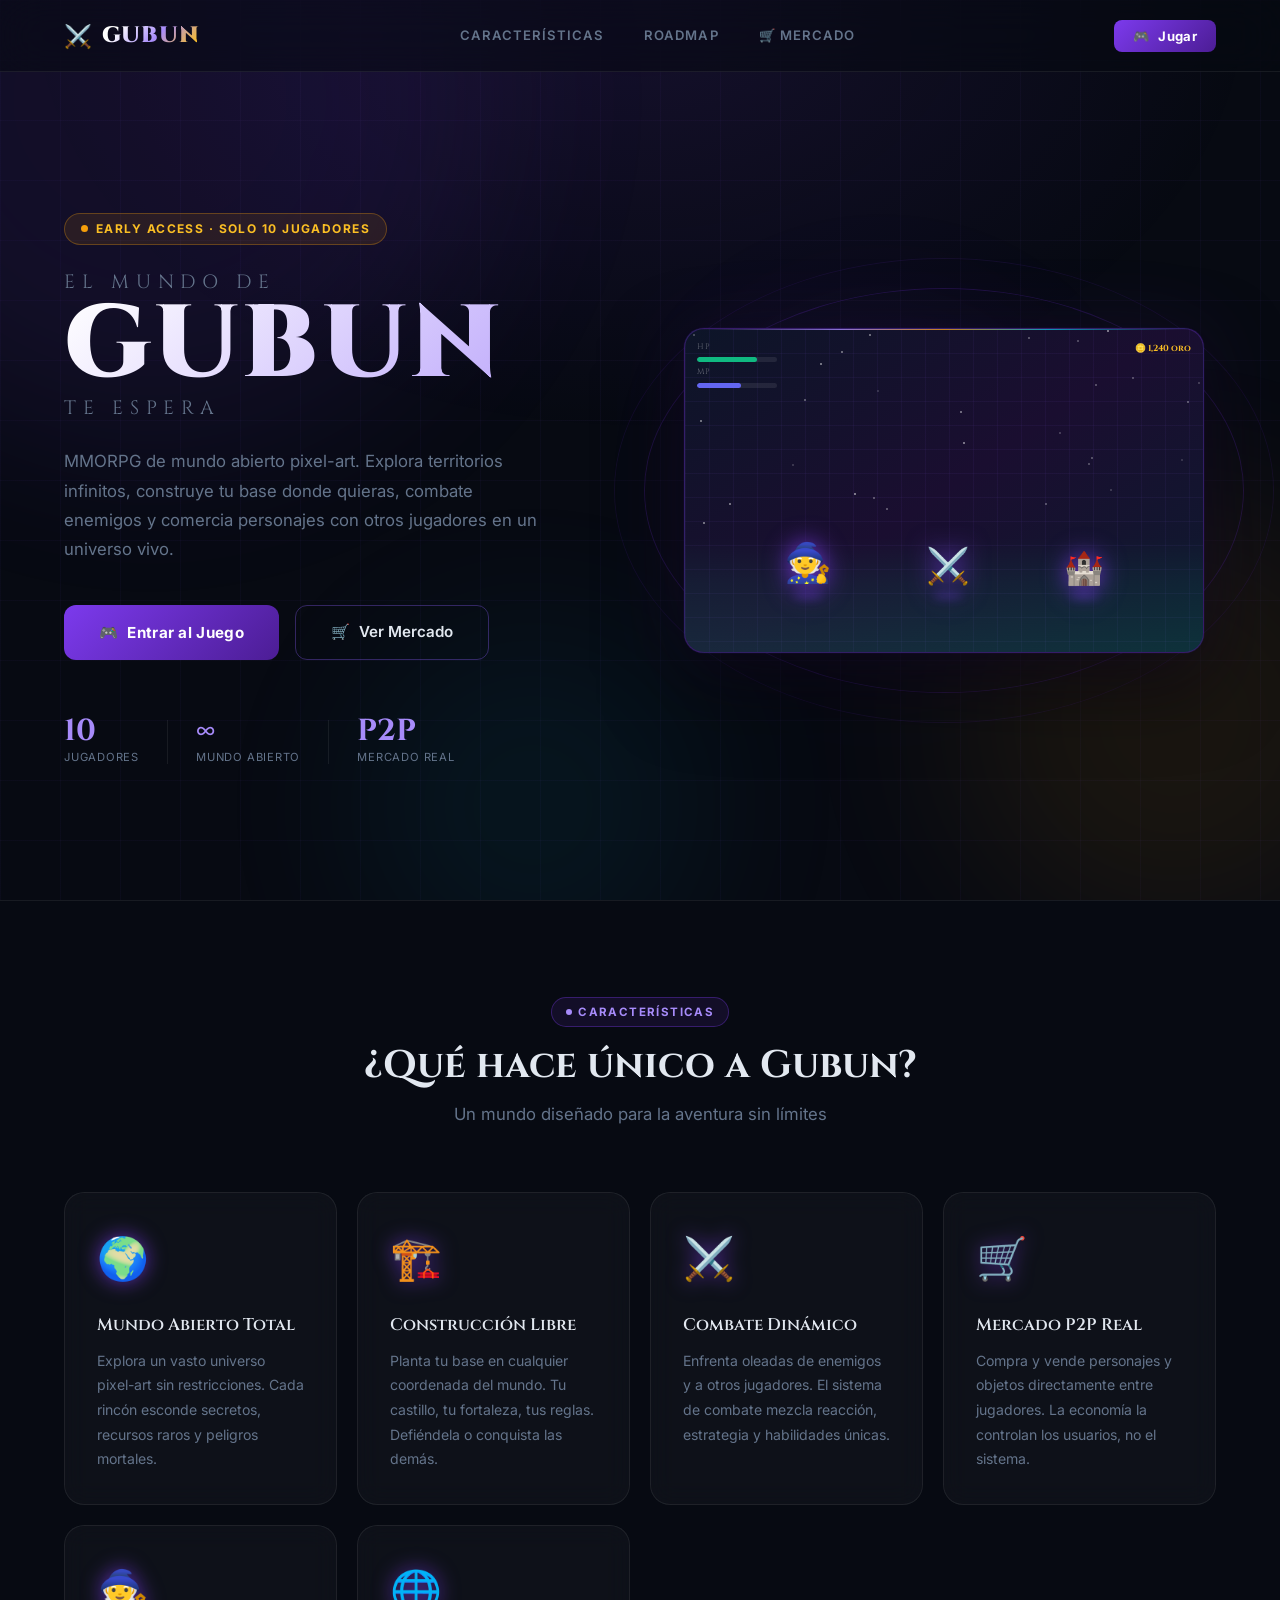
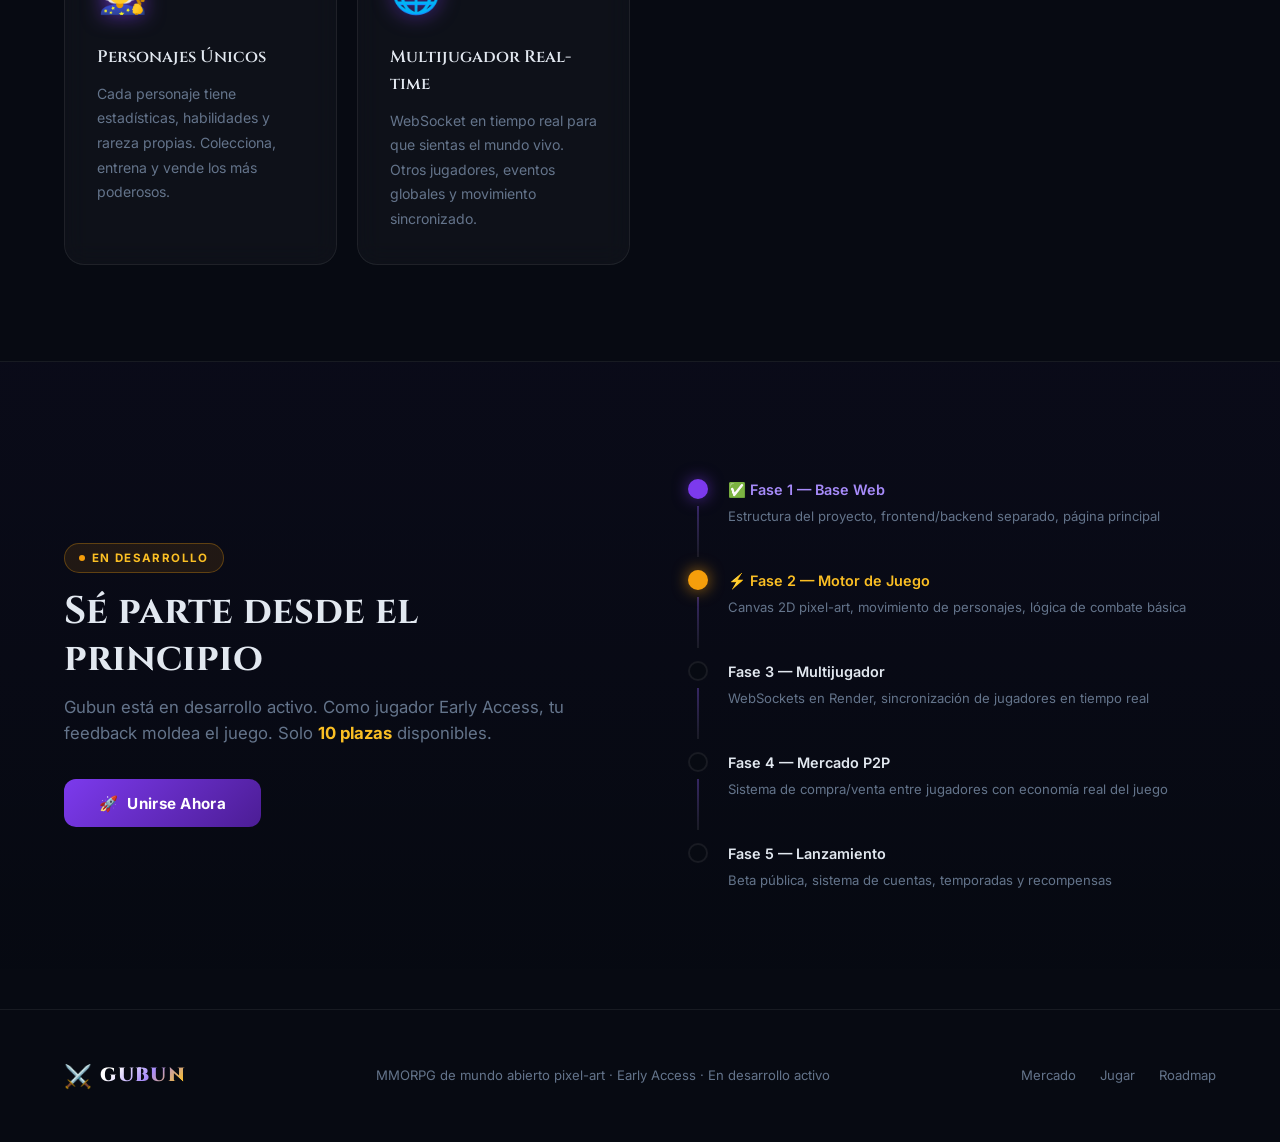
<file: frontend/index.html>
<!DOCTYPE html>
<html lang="es">

<head>
  <meta charset="UTF-8">
  <meta name="viewport" content="width=device-width, initial-scale=1.0">
  <title>Gubun MMORPG — Mundo Abierto Pixel Art</title>
  <meta name="description" content="Gubun: MMORPG de mundo abierto pixel-art. Explora, construye bases, combate enemigos y comercia con otros jugadores en un universo vivo.">
  <link rel="stylesheet" href="css/styles.css">
</head>

<body>

  <!-- Layered background -->
  <div class="bg-layer"></div>
  <div class="orbs">
    <div class="orb orb-1"></div>
    <div class="orb orb-2"></div>
    <div class="orb orb-3"></div>
    <div class="orb orb-4"></div>
  </div>

  <!-- ── NAVBAR ── -->
  <nav class="navbar" id="navbar">
    <div class="nav-brand" onclick="window.scrollTo({top:0,behavior:'smooth'})">
      <span class="brand-icon">⚔️</span>
      <span class="brand-name">GUBUN</span>
    </div>

    <div class="nav-links">
      <a href="#features">Características</a>
      <a href="#roadmap">Roadmap</a>
      <a href="mercado.html">🛒 Mercado</a>
    </div>

    <button class="btn-play btn-sm" onclick="entrarJuego()">
      <span>🎮</span> Jugar
    </button>
  </nav>

  <!-- ── HERO ── -->
  <main>
    <section class="hero" id="home">

      <!-- Left: text -->
      <div class="hero-content">
        <div class="hero-eyebrow">
          <span class="eyebrow-dot"></span>
          Early Access · Solo 10 jugadores
        </div>

        <h1 class="hero-title">
          <span class="line-small">El mundo de</span>
          <span class="line-main">GUBUN</span>
          <span class="line-small">Te espera</span>
        </h1>

        <p class="hero-sub">
          MMORPG de mundo abierto pixel-art. Explora territorios infinitos, construye tu base donde quieras, 
          combate enemigos y comercia personajes con otros jugadores en un universo vivo.
        </p>

        <div class="hero-cta">
          <button class="btn-play" id="btnMain" onclick="entrarJuego()">
            <span class="btn-play-glow"></span>
            <span>🎮</span> Entrar al Juego
          </button>
          <a href="mercado.html" class="btn-outline">
            <span>🛒</span> Ver Mercado
          </a>
        </div>

        <div class="hero-stats">
          <div class="h-stat">
            <span class="h-stat-val">10</span>
            <span class="h-stat-lbl">Jugadores</span>
          </div>
          <div class="h-divider"></div>
          <div class="h-stat">
            <span class="h-stat-val">∞</span>
            <span class="h-stat-lbl">Mundo Abierto</span>
          </div>
          <div class="h-divider"></div>
          <div class="h-stat">
            <span class="h-stat-val">P2P</span>
            <span class="h-stat-lbl">Mercado Real</span>
          </div>
        </div>
      </div>

      <!-- Right: game preview -->
      <div class="hero-visual">
        <div class="game-frame">
          <div class="frame-ring ring-1"></div>
          <div class="frame-ring ring-2"></div>

          <div class="game-screen">
            <div class="screen-grid"></div>
            <div class="screen-ground"></div>

            <!-- Stars -->
            <div class="screen-stars" id="stars"></div>

            <!-- HUD -->
            <div class="screen-hud">
              <div class="hud-left">
                <div class="hud-lbl">HP</div>
                <div class="hud-bar hud-hp">
                  <div class="hud-bar-bg"></div>
                  <div class="hud-bar-fill"></div>
                </div>
                <div class="hud-lbl">MP</div>
                <div class="hud-bar hud-mp">
                  <div class="hud-bar-bg"></div>
                  <div class="hud-bar-fill"></div>
                </div>
              </div>
              <div class="hud-right">
                <div class="hud-coins">🪙 1,240 oro</div>
              </div>
            </div>

            <!-- Characters -->
            <div class="screen-chars">
              <div class="char">🧙</div>
              <div class="char">⚔️</div>
              <div class="char">🏰</div>
            </div>
          </div>
        </div>
      </div>
    </section>

    <!-- ── FEATURES ── -->
    <section class="features-section" id="features">
      <div class="section-wrap">
        <div class="features-header">
          <div class="section-tag tag-purple">
            <span class="tag-dot"></span>
            Características
          </div>
          <h2 class="section-title">¿Qué hace único a Gubun?</h2>
          <p class="section-sub">Un mundo diseñado para la aventura sin límites</p>
        </div>

        <div class="features-grid">
          <div class="feat-card" data-anim>
            <span class="feat-icon">🌍</span>
            <h3>Mundo Abierto Total</h3>
            <p>Explora un vasto universo pixel-art sin restricciones. Cada rincón esconde secretos, recursos raros y peligros mortales.</p>
          </div>
          <div class="feat-card" data-anim>
            <span class="feat-icon">🏗️</span>
            <h3>Construcción Libre</h3>
            <p>Planta tu base en cualquier coordenada del mundo. Tu castillo, tu fortaleza, tus reglas. Defiéndela o conquista las demás.</p>
          </div>
          <div class="feat-card" data-anim>
            <span class="feat-icon">⚔️</span>
            <h3>Combate Dinámico</h3>
            <p>Enfrenta oleadas de enemigos y a otros jugadores. El sistema de combate mezcla reacción, estrategia y habilidades únicas.</p>
          </div>
          <div class="feat-card" data-anim>
            <span class="feat-icon">🛒</span>
            <h3>Mercado P2P Real</h3>
            <p>Compra y vende personajes y objetos directamente entre jugadores. La economía la controlan los usuarios, no el sistema.</p>
          </div>
          <div class="feat-card" data-anim>
            <span class="feat-icon">🧙</span>
            <h3>Personajes Únicos</h3>
            <p>Cada personaje tiene estadísticas, habilidades y rareza propias. Colecciona, entrena y vende los más poderosos.</p>
          </div>
          <div class="feat-card" data-anim>
            <span class="feat-icon">🌐</span>
            <h3>Multijugador Real-time</h3>
            <p>WebSocket en tiempo real para que sientas el mundo vivo. Otros jugadores, eventos globales y movimiento sincronizado.</p>
          </div>
        </div>
      </div>
    </section>

    <!-- ── ROADMAP ── -->
    <section class="roadmap-section" id="roadmap">
      <div class="section-wrap">
        <div class="roadmap-grid">

          <div class="roadmap-text">
            <div class="section-tag tag-gold">
              <span class="tag-dot"></span>
              En desarrollo
            </div>
            <h2 class="section-title">Sé parte desde el principio</h2>
            <p class="section-sub">
              Gubun está en desarrollo activo. Como jugador Early Access, 
              tu feedback moldea el juego. Solo <strong style="color:var(--gold-lt)">10 plazas</strong> disponibles.
            </p>
            <button class="btn-play" onclick="entrarJuego()" style="margin-top:2rem;">
              <span class="btn-play-glow"></span>
              <span>🚀</span> Unirse Ahora
            </button>
          </div>

          <div class="roadmap-list">
            <div class="roadmap-item done">
              <div class="rd-dot"></div>
              <div class="rd-info">
                <strong>✅ Fase 1 — Base Web</strong>
                <span>Estructura del proyecto, frontend/backend separado, página principal</span>
              </div>
            </div>
            <div class="roadmap-item active">
              <div class="rd-dot"></div>
              <div class="rd-info">
                <strong>⚡ Fase 2 — Motor de Juego</strong>
                <span>Canvas 2D pixel-art, movimiento de personajes, lógica de combate básica</span>
              </div>
            </div>
            <div class="roadmap-item">
              <div class="rd-dot"></div>
              <div class="rd-info">
                <strong>Fase 3 — Multijugador</strong>
                <span>WebSockets en Render, sincronización de jugadores en tiempo real</span>
              </div>
            </div>
            <div class="roadmap-item">
              <div class="rd-dot"></div>
              <div class="rd-info">
                <strong>Fase 4 — Mercado P2P</strong>
                <span>Sistema de compra/venta entre jugadores con economía real del juego</span>
              </div>
            </div>
            <div class="roadmap-item">
              <div class="rd-dot"></div>
              <div class="rd-info">
                <strong>Fase 5 — Lanzamiento</strong>
                <span>Beta pública, sistema de cuentas, temporadas y recompensas</span>
              </div>
            </div>
          </div>

        </div>
      </div>
    </section>
  </main>

  <!-- ── FOOTER ── -->
  <footer class="site-footer">
    <div class="footer-inner">
      <div class="footer-brand nav-brand">
        <span class="brand-icon">⚔️</span>
        <span class="brand-name" style="font-size:1.2rem">GUBUN</span>
      </div>
      <p class="footer-desc">MMORPG de mundo abierto pixel-art · Early Access · En desarrollo activo</p>
      <nav class="footer-links">
        <a href="mercado.html">Mercado</a>
        <a href="juego.html">Jugar</a>
        <a href="#roadmap">Roadmap</a>
      </nav>
    </div>
  </footer>

  <script src="js/main.js"></script>
</body>
</html>
</file>
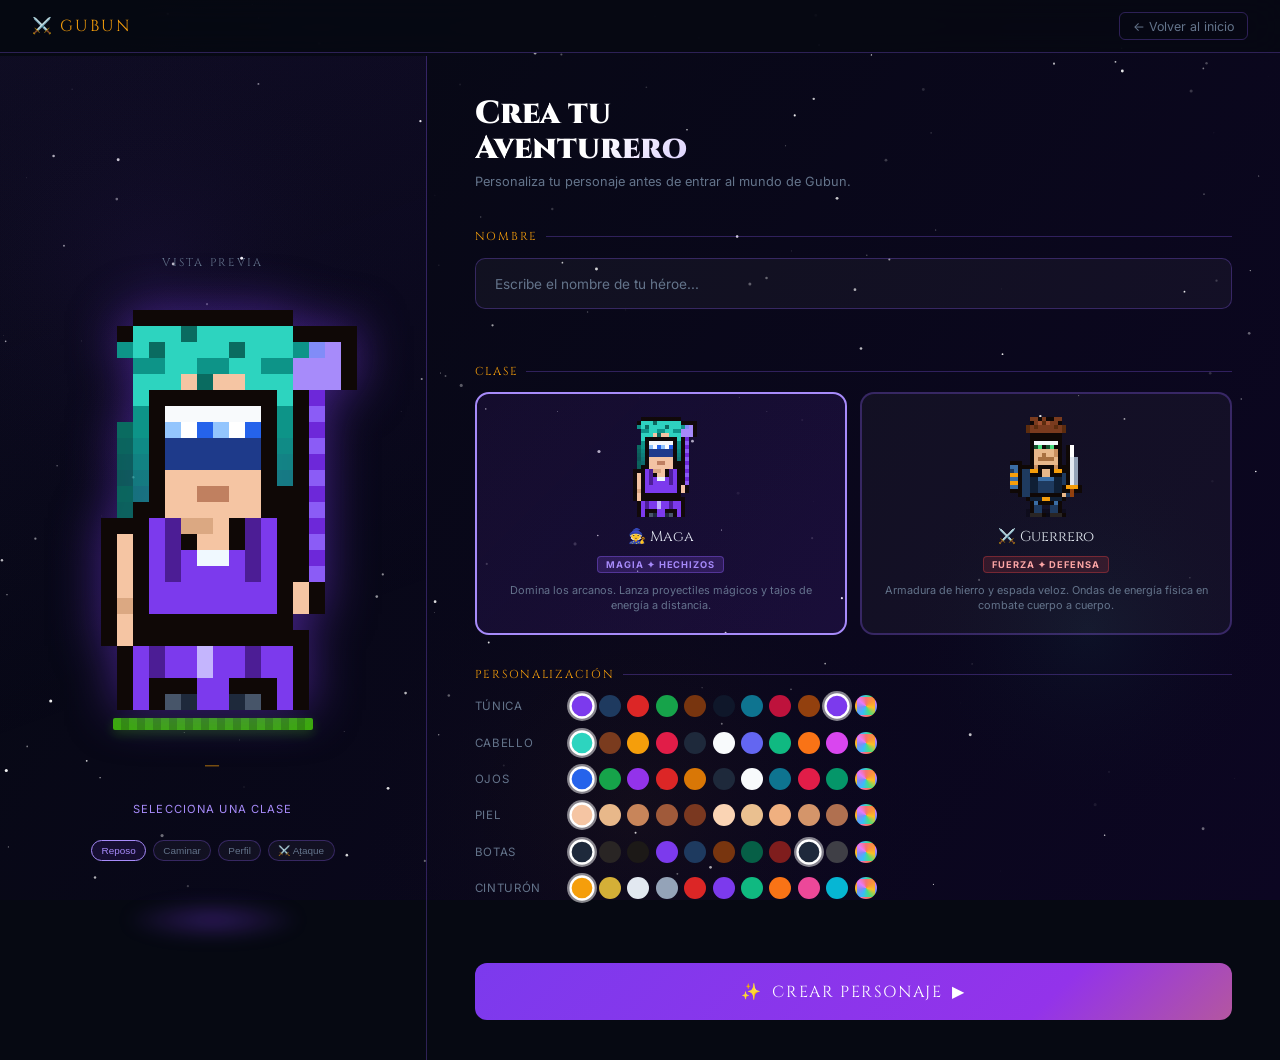
<file: frontend/character_creation.html>
<!DOCTYPE html>
<html lang="es">
<head>
  <meta charset="UTF-8">
  <meta name="viewport" content="width=device-width, initial-scale=1.0">
  <title>Crear Personaje — Gubun MMORPG</title>
  <link rel="preconnect" href="https://fonts.googleapis.com">
  <link href="https://fonts.googleapis.com/css2?family=Cinzel:wght@400;700;900&family=Inter:wght@400;500;600;700&display=swap" rel="stylesheet">
  <style>
    /* ═══════════════════════════════════════════════
       RESET & VARIABLES
    ═══════════════════════════════════════════════ */
    *, *::before, *::after { box-sizing: border-box; margin: 0; padding: 0; }

    :root {
      --bg:        #060912;
      --purple:    #7c3aed;
      --purple-lt: #a78bfa;
      --gold:      #f59e0b;
      --gold-lt:   #fde68a;
      --teal:      #2dd4bf;
      --text:      #e2e8f0;
      --muted:     #64748b;
      --border:    rgba(139,92,246,0.3);
      --glass:     rgba(255,255,255,0.04);
    }

    body {
      background: var(--bg);
      color: var(--text);
      font-family: 'Inter', sans-serif;
      min-height: 100vh;
      overflow: hidden;
    }

    /* ── Fondo animado con partículas ── */
    #bg-canvas {
      position: fixed; inset: 0; z-index: 0; pointer-events: none;
    }

    /* ── Navbar mínimo ── */
    nav {
      position: fixed; top: 0; left: 0; right: 0;
      display: flex; align-items: center; gap: 1rem;
      padding: 0.75rem 2rem;
      background: rgba(6,9,18,0.85);
      backdrop-filter: blur(16px);
      border-bottom: 1px solid var(--border);
      z-index: 200;
    }

    nav .brand { font-family: 'Cinzel', serif; font-size: 1rem; color: var(--gold); letter-spacing: 0.12em; }
    nav a { font-size: 0.78rem; color: var(--muted); text-decoration: none; margin-left: auto;
            padding: 0.35rem 0.8rem; border: 1px solid var(--border); border-radius: 6px; transition: color 0.2s; }
    nav a:hover { color: var(--text); }

    /* ── Layout principal ── */
    .page {
      position: relative; z-index: 10;
      display: grid;
      grid-template-columns: 1fr 2fr;
      grid-template-rows: 1fr;
      min-height: 100vh;
      padding-top: 56px;
    }

    /* ═══════════════════════════════════════════════
       PANEL IZQUIERDO — Vista previa del personaje
    ═══════════════════════════════════════════════ */
    .preview-panel {
      display: flex; flex-direction: column; align-items: center; justify-content: center; gap: 1.5rem;
      background: linear-gradient(160deg, rgba(124,58,237,0.08) 0%, rgba(6,9,18,0) 60%);
      border-right: 1px solid var(--border);
      padding: 2rem;
      position: relative; overflow: hidden;
    }

    /* Aura de luz bajo el personaje */
    .preview-panel::after {
      content: '';
      position: absolute; bottom: 120px; left: 50%; transform: translateX(-50%);
      width: 180px; height: 40px;
      background: radial-gradient(ellipse, rgba(124,58,237,0.35) 0%, transparent 70%);
      filter: blur(8px);
      pointer-events: none;
    }

    .preview-title {
      font-family: 'Cinzel', serif; font-size: 0.7rem;
      color: var(--muted); letter-spacing: 0.2em; text-transform: uppercase;
    }

    /* El canvas del personaje (ampliado ×4 con CSS) */
    #charCanvas {
      image-rendering: pixelated;
      image-rendering: crisp-edges;
      width:  288px;   /* 72px × 4 */
      height: 416px;   /* 104px × 4 */
      position: relative; z-index: 1;
      filter: drop-shadow(0 0 24px rgba(124,58,237,0.5));
      transition: filter 0.4s;
    }

    #charCanvas:hover {
      filter: drop-shadow(0 0 32px rgba(167,139,250,0.7));
    }

    /* Plataforma pixelada bajo el personaje */
    .platform {
      width: 200px; height: 12px;
      background: repeating-linear-gradient(
        90deg,
        #38b000 0px, #38b000 8px,
        #2d9200 8px, #2d9200 16px
      );
      border-radius: 2px;
      margin-top: -16px;
      box-shadow: 0 4px 12px rgba(56,176,0,0.3);
    }

    /* Nombre del personaje debajo */
    #previewName {
      font-family: 'Cinzel', serif; font-size: 1.1rem;
      color: var(--gold); letter-spacing: 0.08em;
      min-height: 1.4rem; text-align: center;
    }

    #previewClass {
      font-size: 0.7rem; color: var(--purple-lt);
      letter-spacing: 0.1em; text-transform: uppercase;
    }

    /* Botones de animación preview */
    .anim-row {
      display: flex; gap: 0.4rem; flex-wrap: wrap; justify-content: center;
    }

    .anim-pill {
      font-size: 0.62rem; padding: 0.25rem 0.6rem;
      border: 1px solid var(--border); border-radius: 20px;
      background: var(--glass); color: var(--muted);
      cursor: pointer; transition: all 0.15s;
    }
    .anim-pill.active { border-color: var(--purple-lt); color: var(--purple-lt); background: rgba(124,58,237,0.12); }

    /* ═══════════════════════════════════════════════
       PANEL DERECHO — Formulario de creación
    ═══════════════════════════════════════════════ */
    .form-panel {
      overflow-y: auto; padding: 2.5rem 3rem;
      scrollbar-width: thin; scrollbar-color: var(--border) transparent;
    }

    .form-panel::-webkit-scrollbar { width: 4px; }
    .form-panel::-webkit-scrollbar-thumb { background: var(--border); border-radius: 2px; }

    .form-title {
      font-family: 'Cinzel', serif; font-size: 2rem; font-weight: 900;
      background: linear-gradient(135deg, #fff 20%, #a78bfa 55%, var(--gold) 90%);
      -webkit-background-clip: text; -webkit-text-fill-color: transparent;
      background-clip: text;
      line-height: 1.1; margin-bottom: 0.5rem;
    }

    .form-subtitle {
      font-size: 0.8rem; color: var(--muted); margin-bottom: 2.5rem;
    }

    /* Sección */
    .section { margin-bottom: 2rem; }

    .section-lbl {
      font-family: 'Cinzel', serif; font-size: 0.72rem;
      color: var(--gold); letter-spacing: 0.15em; text-transform: uppercase;
      margin-bottom: 0.85rem;
      display: flex; align-items: center; gap: 0.5rem;
    }
    .section-lbl::after { content: ''; flex: 1; height: 1px; background: var(--border); }

    /* Input de nombre */
    .name-input {
      width: 100%; padding: 0.85rem 1.2rem;
      background: var(--glass); border: 1px solid var(--border); border-radius: 10px;
      color: var(--text); font-size: 1rem; font-family: 'Cinzel', serif;
      outline: none; transition: border-color 0.2s, box-shadow 0.2s;
    }
    .name-input::placeholder { color: var(--muted); font-size: 0.85rem; font-family: 'Inter', sans-serif; }
    .name-input:focus { border-color: var(--purple-lt); box-shadow: 0 0 0 2px rgba(124,58,237,0.15); }

    /* Selector de clase */
    .class-grid { display: grid; grid-template-columns: 1fr 1fr; gap: 0.85rem; }

    .class-card {
      position: relative; padding: 1.2rem; border-radius: 14px;
      border: 2px solid var(--border); background: var(--glass);
      cursor: pointer; transition: all 0.2s; overflow: hidden;
      display: flex; flex-direction: column; align-items: center; gap: 0.6rem;
    }
    .class-card::before {
      content: ''; position: absolute; inset: 0;
      background: linear-gradient(135deg, transparent, rgba(124,58,237,0.04));
      opacity: 0; transition: opacity 0.2s;
    }
    .class-card:hover::before { opacity: 1; }
    .class-card.active { border-color: var(--purple-lt); background: rgba(124,58,237,0.1); }
    .class-card.active::before { opacity: 1; }

    /* Mini canvas dentro de la card de clase */
    .class-canvas {
      image-rendering: pixelated;
      width: 72px; height: 104px;
    }

    .class-name { font-family: 'Cinzel', serif; font-size: 0.9rem; color: var(--text); }
    .class-desc { font-size: 0.68rem; color: var(--muted); text-align: center; line-height: 1.4; }

    .class-badge {
      font-size: 0.58rem; letter-spacing: 0.1em; text-transform: uppercase; font-weight: 700;
      padding: 0.15rem 0.5rem; border-radius: 4px;
    }
    .badge-maga    { background: rgba(139,92,246,0.2); color: var(--purple-lt); border: 1px solid rgba(139,92,246,0.4); }
    .badge-warrior { background: rgba(239,68,68,0.15); color: #fca5a5; border: 1px solid rgba(239,68,68,0.35); }

    /* Grid de colores con swatches */
    .color-row { display: flex; align-items: center; gap: 1rem; margin-bottom: 0.9rem; }
    .color-row-label {
      font-size: 0.72rem; color: var(--muted); letter-spacing: 0.06em;
      text-transform: uppercase; width: 80px; flex-shrink: 0;
    }
    .swatches { display: flex; gap: 0.4rem; flex-wrap: wrap; }

    .swatch {
      width: 22px; height: 22px; border-radius: 50%; cursor: pointer;
      transition: transform 0.15s, box-shadow 0.15s;
      border: 2px solid transparent;
      flex-shrink: 0;
    }
    .swatch:hover { transform: scale(1.2); box-shadow: 0 0 0 2px rgba(255,255,255,0.25); }
    .swatch.active { border-color: #ffffff; box-shadow: 0 0 0 2px rgba(255,255,255,0.5); transform: scale(1.15); }

    .swatch-custom {
      background: conic-gradient(
        #f87171, #fb923c, #fbbf24, #4ade80, #38bdf8, #818cf8, #e879f9, #f87171
      );
      position: relative;
    }

    input.custom-color {
      position: absolute; inset: 0; opacity: 0; cursor: pointer; border-radius: 50%;
    }

    /* Botón principal */
    .create-btn {
      width: 100%; padding: 1.1rem;
      background: linear-gradient(135deg, #7c3aed, #9333ea, #f59e0b 150%);
      border: none; border-radius: 12px;
      color: #fff; font-size: 1rem; font-family: 'Cinzel', serif;
      cursor: pointer; letter-spacing: 0.1em;
      transition: all 0.2s;
      position: relative; overflow: hidden;
      margin-top: 2rem;
    }
    .create-btn::before {
      content: ''; position: absolute; inset: 0;
      background: linear-gradient(135deg, rgba(255,255,255,0.1), transparent);
      opacity: 0; transition: opacity 0.2s;
    }
    .create-btn:hover { transform: translateY(-1px); box-shadow: 0 8px 32px rgba(124,58,237,0.5); }
    .create-btn:hover::before { opacity: 1; }
    .create-btn:active { transform: translateY(0); }

    .create-btn-inner { display: flex; align-items: center; justify-content: center; gap: 0.6rem; }

    /* Error de nombre */
    .name-error {
      font-size: 0.72rem; color: #f87171;
      margin-top: 0.4rem; min-height: 1rem; display: block;
    }
  </style>
</head>
<body>

<!-- Fondo de partículas -->
<canvas id="bg-canvas"></canvas>

<!-- Navbar -->
<nav>
  <span class="brand">⚔️ GUBUN</span>
  <a href="index.html">← Volver al inicio</a>
</nav>

<!-- Layout -->
<div class="page">

  <!-- ══ PANEL IZQUIERDO — Preview ══════════════════════ -->
  <aside class="preview-panel">
    <div class="preview-title">Vista previa</div>

    <canvas id="charCanvas" width="72" height="104"></canvas>

    <div class="platform"></div>

    <div id="previewName">—</div>
    <div id="previewClass">Selecciona una clase</div>

    <div class="anim-row" id="animPills">
      <button class="anim-pill active" data-anim="idle_front">Reposo</button>
      <button class="anim-pill" data-anim="walk_front">Caminar</button>
      <button class="anim-pill" data-anim="walk_left">Perfil</button>
      <button class="anim-pill" data-anim="atk_sword_slash_front">⚔️ Ataque</button>
    </div>
  </aside>

  <!-- ══ PANEL DERECHO — Formulario ═════════════════════ -->
  <div class="form-panel">
    <h1 class="form-title">Crea tu<br>Aventurero</h1>
    <p class="form-subtitle">Personaliza tu personaje antes de entrar al mundo de Gubun.</p>

    <!-- Nombre -->
    <div class="section">
      <div class="section-lbl">Nombre</div>
      <input id="nameInput" class="name-input" type="text"
             placeholder="Escribe el nombre de tu héroe..."
             maxlength="20" autocomplete="off" spellcheck="false">
      <span class="name-error" id="nameError"></span>
    </div>

    <!-- Clase -->
    <div class="section">
      <div class="section-lbl">Clase</div>
      <div class="class-grid">
        <div class="class-card active" id="cardMage" onclick="selectClass('female_mage')">
          <canvas class="class-canvas" id="canvasMage" width="18" height="26"></canvas>
          <div class="class-name">🧙 Maga</div>
          <div class="class-badge badge-maga">Magia ✦ Hechizos</div>
          <div class="class-desc">Domina los arcanos. Lanza proyectiles mágicos y tajos de energía a distancia.</div>
        </div>
        <div class="class-card" id="cardWarrior" onclick="selectClass('male_warrior')">
          <canvas class="class-canvas" id="canvasWarrior" width="18" height="26"></canvas>
          <div class="class-name">⚔️ Guerrero</div>
          <div class="class-badge badge-warrior">Fuerza ✦ Defensa</div>
          <div class="class-desc">Armadura de hierro y espada veloz. Ondas de energía física en combate cuerpo a cuerpo.</div>
        </div>
      </div>
    </div>

    <!-- Personalización de colores -->
    <div class="section" id="colorSection">
      <div class="section-lbl">Personalización</div>
      <div id="colorRows"></div>
    </div>

    <!-- Botón -->
    <button class="create-btn" id="createBtn" onclick="createCharacter()">
      <div class="create-btn-inner">
        <span>✨</span>
        <span>CREAR PERSONAJE</span>
        <span>▶</span>
      </div>
    </button>
  </div>

</div>

<!-- ═══════════════════════════════════════════════════════ -->
<script type="importmap">
  { "imports": { "three": "https://unpkg.com/three@0.160.0/build/three.module.js" } }
</script>

<script type="module">
import { CharacterSprite, PIXEL, FRAME_W, FRAME_H } from './js/game/sprites/SpriteSystem.js';
import { FEMALE_MAGE_DEF,  FM_PALETTE  } from './js/game/sprites/characters/female/FemaleMage.js';
import { MALE_WARRIOR_DEF, MW_PALETTE  } from './js/game/sprites/characters/male/MaleWarrior.js';

// ═══════════════════════════════════════════
//  BACKGROUND PARTICLES
// ═══════════════════════════════════════════
(function initBG() {
  const c  = document.getElementById('bg-canvas');
  const cx = c.getContext('2d');
  c.width  = window.innerWidth;
  c.height = window.innerHeight;
  window.addEventListener('resize', () => { c.width = window.innerWidth; c.height = window.innerHeight; });

  const stars = Array.from({ length: 180 }, () => ({
    x: Math.random() * c.width, y: Math.random() * c.height,
    r: Math.random() * 1.4 + 0.2,
    a: Math.random(), da: (Math.random() - 0.5) * 0.008,
    speed: Math.random() * 0.15 + 0.03,
  }));

  // Orbes de fondo
  const orbs = [
    { x: 0.12, y: 0.3,  r: 260, c: 'rgba(124,58,237,0.06)' },
    { x: 0.85, y: 0.7,  r: 200, c: 'rgba(45,212,191,0.05)' },
    { x: 0.5,  y: 0.9,  r: 300, c: 'rgba(245,158,11,0.04)' },
  ];

  function drawBG() {
    cx.clearRect(0, 0, c.width, c.height);
    // Gradient base
    const g = cx.createLinearGradient(0, 0, c.width, c.height);
    g.addColorStop(0, '#060912'); g.addColorStop(1, '#0c0622');
    cx.fillStyle = g; cx.fillRect(0, 0, c.width, c.height);
    // Orbs
    for (const o of orbs) {
      const og = cx.createRadialGradient(o.x*c.width, o.y*c.height, 0, o.x*c.width, o.y*c.height, o.r);
      og.addColorStop(0, o.c); og.addColorStop(1, 'transparent');
      cx.fillStyle = og; cx.beginPath();
      cx.arc(o.x*c.width, o.y*c.height, o.r, 0, Math.PI*2);
      cx.fill();
    }
    // Stars
    for (const s of stars) {
      s.a = Math.max(0.05, Math.min(1, s.a + s.da));
      if (Math.abs(s.a - 0.05) < 0.01 || Math.abs(s.a - 1) < 0.01) s.da *= -1;
      s.y -= s.speed;
      if (s.y < -2) { s.y = c.height + 2; s.x = Math.random() * c.width; }
      cx.globalAlpha = s.a;
      cx.fillStyle = '#ffffff';
      cx.beginPath(); cx.arc(s.x, s.y, s.r, 0, Math.PI*2); cx.fill();
    }
    cx.globalAlpha = 1.0;
    requestAnimationFrame(drawBG);
  }
  drawBG();
})();

// ═══════════════════════════════════════════
//  COLOR SWATCHES POR PARTE
// ═══════════════════════════════════════════
const SWATCH_SETS = {
  // cabello
  hair:   ['#2dd4bf','#7a3b1e','#f59e0b','#e11d48','#1e293b','#f8fafc','#6366f1','#10b981','#f97316','#d946ef'],
  // ropa / armadura
  robe:   ['#7c3aed','#1e3a5f','#dc2626','#16a34a','#78350f','#0f172a','#0e7490','#be123c','#92400e','#7c3aed'],
  armor:  ['#1e3a5f','#7c3aed','#dc2626','#16a34a','#78350f','#0f172a','#0e7490','#374151','#1c1917','#0369a1'],
  // ojos
  iris:   ['#2563eb','#16a34a','#9333ea','#dc2626','#d97706','#1e293b','#f8fafc','#0e7490','#e11d48','#059669'],
  // piel
  skin:   ['#f5c5a3','#e8b88a','#c8855a','#a05a3a','#7a3820','#fad4b4','#eac090','#f0b080','#d4956a','#b07050'],
  // botas
  boot:   ['#1e293b','#292524','#1c1917','#7c3aed','#1e3a5f','#78350f','#065f46','#7f1d1d','#1e293b','#3f3f46'],
  // cinturón / hombreras
  gold:   ['#f59e0b','#d4af37','#e2e8f0','#94a3b8','#dc2626','#7c3aed','#10b981','#f97316','#ec4899','#06b6d4'],
};

// ═══════════════════════════════════════════
//  ESTADO GLOBAL
// ═══════════════════════════════════════════
let currentDef = FEMALE_MAGE_DEF;
let sprite     = null;
let currentAnim = 'idle_front';
let palette    = {};   // overrides de color
let lastTime   = 0;
let selectedClass = 'female_mage';

// Mini sprites en las cards
const mageSprite    = new CharacterSprite(FEMALE_MAGE_DEF);
const warriorSprite = new CharacterSprite(MALE_WARRIOR_DEF);
mageSprite.setAnimation('idle_front');
warriorSprite.setAnimation('idle_front');

// ═══════════════════════════════════════════
//  RENDER LOOP
// ═══════════════════════════════════════════
const mainCanvas = document.getElementById('charCanvas');

function loop(time) {
  const dt = Math.min(time - lastTime, 50);
  lastTime = time;

  // Main preview
  if (sprite) {
    sprite.update(dt);
    sprite.render();
    const ctx = mainCanvas.getContext('2d');
    ctx.clearRect(0, 0, mainCanvas.width, mainCanvas.height);
    ctx.drawImage(sprite.canvas, 0, 0, mainCanvas.width, mainCanvas.height);
  }

  // Mini cards
  [
    { s: mageSprite,    c: document.getElementById('canvasMage') },
    { s: warriorSprite, c: document.getElementById('canvasWarrior') },
  ].forEach(({ s, c }) => {
    s.update(dt);
    s.render();
    const ctx = c.getContext('2d');
    ctx.clearRect(0, 0, c.width, c.height);
    ctx.drawImage(s.canvas, 0, 0, c.width, c.height);
  });

  requestAnimationFrame(loop);
}
requestAnimationFrame(loop);

// ═══════════════════════════════════════════
//  SELECCIÓN DE CLASE
// ═══════════════════════════════════════════
function buildSprite() {
  sprite = new CharacterSprite(currentDef, { ...palette });
  sprite.setAnimation(currentAnim);
}

window.selectClass = function(classId) {
  selectedClass = classId;
  currentDef   = classId === 'female_mage' ? FEMALE_MAGE_DEF : MALE_WARRIOR_DEF;
  palette      = {};  // reset palette to default de la nueva clase

  document.getElementById('cardMage').classList.toggle('active', classId === 'female_mage');
  document.getElementById('cardWarrior').classList.toggle('active', classId === 'male_warrior');
  document.getElementById('previewClass').textContent =
    classId === 'female_mage' ? '🧙 Maga' : '⚔️ Guerrero';

  buildSprite();
  buildColorRows();
};

// ═══════════════════════════════════════════
//  ANIMACIÓN DE PREVIEW
// ═══════════════════════════════════════════
document.querySelectorAll('.anim-pill').forEach(btn => {
  btn.addEventListener('click', () => {
    document.querySelectorAll('.anim-pill').forEach(b => b.classList.remove('active'));
    btn.classList.add('active');
    currentAnim = btn.dataset.anim;
    sprite?.setAnimation(currentAnim);
  });
});

// Actualiza el nombre en el preview en tiempo real
document.getElementById('nameInput').addEventListener('input', e => {
  const v = e.target.value.trim();
  document.getElementById('previewName').textContent = v || '—';
  document.getElementById('nameError').textContent   = '';
});

// ═══════════════════════════════════════════
//  SWATCHES DE COLOR
// ═══════════════════════════════════════════
function buildColorRows() {
  const wrap = document.getElementById('colorRows');
  wrap.innerHTML = '';

  for (const part of currentDef.customizableParts) {
    const swatchKey = part.key === 'armor' ? 'armor' : part.key;
    const swatchColors = SWATCH_SETS[swatchKey] ?? SWATCH_SETS.robe;
    const defaultColor = currentDef.defaultPalette[part.key] ?? '#888888';

    const row  = document.createElement('div');
    row.className = 'color-row';

    const lbl  = document.createElement('div');
    lbl.className = 'color-row-label';
    lbl.textContent = part.label;

    const wrap2 = document.createElement('div');
    wrap2.className = 'swatches';

    let activeIdx = -1;

    swatchColors.forEach((color, i) => {
      const s = document.createElement('div');
      s.className = 'swatch';
      s.style.background = color;
      s.title = color;
      if (color.toLowerCase() === defaultColor.toLowerCase()) {
        s.classList.add('active'); activeIdx = i;
      }
      s.addEventListener('click', () => {
        wrap2.querySelectorAll('.swatch').forEach(x => x.classList.remove('active'));
        s.classList.add('active');
        applyPartColor(part.key, color, part);
      });
      wrap2.appendChild(s);
    });

    // Botón de color personalizado
    const cust = document.createElement('div');
    cust.className = 'swatch swatch-custom';
    cust.title = 'Color personalizado';
    const inp  = document.createElement('input');
    inp.type = 'color';
    inp.className = 'custom-color';
    inp.value = defaultColor;
    inp.addEventListener('input', () => {
      wrap2.querySelectorAll('.swatch').forEach(x => x.classList.remove('active'));
      cust.classList.add('active');
      cust.style.background = inp.value;
      applyPartColor(part.key, inp.value, part);
    });
    cust.appendChild(inp);
    wrap2.appendChild(cust);

    row.append(lbl, wrap2);
    wrap.appendChild(row);
  }
}

function applyPartColor(key, color, partDef) {
  palette[key] = color;

  // Auto-ajustar colores ligados (sombra y luz)
  if (partDef.linkedShadow) palette[partDef.linkedShadow] = adjustColor(color, -0.30);
  if (partDef.linkedLight)  palette[partDef.linkedLight]  = adjustColor(color,  0.35);
  if (partDef.linkedDark)   palette[partDef.linkedDark]   = adjustColor(color, -0.20);
  if (partDef.linkedSeam)   palette[partDef.linkedSeam]   = adjustColor(color,  0.20);

  sprite?.setColors(palette);
}

function adjustColor(hex, delta) {
  const r = parseInt(hex.slice(1,3),16);
  const g = parseInt(hex.slice(3,5),16);
  const b = parseInt(hex.slice(5,7),16);
  const clamp = v => Math.min(255, Math.max(0, Math.round(v * (1 + delta))));
  return `#${clamp(r).toString(16).padStart(2,'0')}${clamp(g).toString(16).padStart(2,'0')}${clamp(b).toString(16).padStart(2,'0')}`;
}

// ═══════════════════════════════════════════
//  CREAR PERSONAJE → entrar al mundo
// ═══════════════════════════════════════════
window.createCharacter = function() {
  const name = document.getElementById('nameInput').value.trim();
  if (!name) {
    document.getElementById('nameError').textContent = '⚠ Escribe un nombre para tu personaje.';
    document.getElementById('nameInput').focus();
    return;
  }
  if (name.length < 3) {
    document.getElementById('nameError').textContent = '⚠ El nombre debe tener al menos 3 caracteres.';
    return;
  }

  // Guardar en localStorage
  const saveData = {
    name,
    classId: selectedClass,
    palette: { ...currentDef.defaultPalette, ...palette },
    createdAt: Date.now(),
  };
  localStorage.setItem('gubun_character', JSON.stringify(saveData));

  // Animación de transición (fade out)
  document.body.style.transition = 'opacity 0.4s';
  document.body.style.opacity = '0';
  setTimeout(() => { window.location.href = 'juego.html'; }, 420);
};

// ═══════════════════════════════════════════
//  INIT
// ═══════════════════════════════════════════
buildSprite();
buildColorRows();
</script>

</body>
</html>
</file>
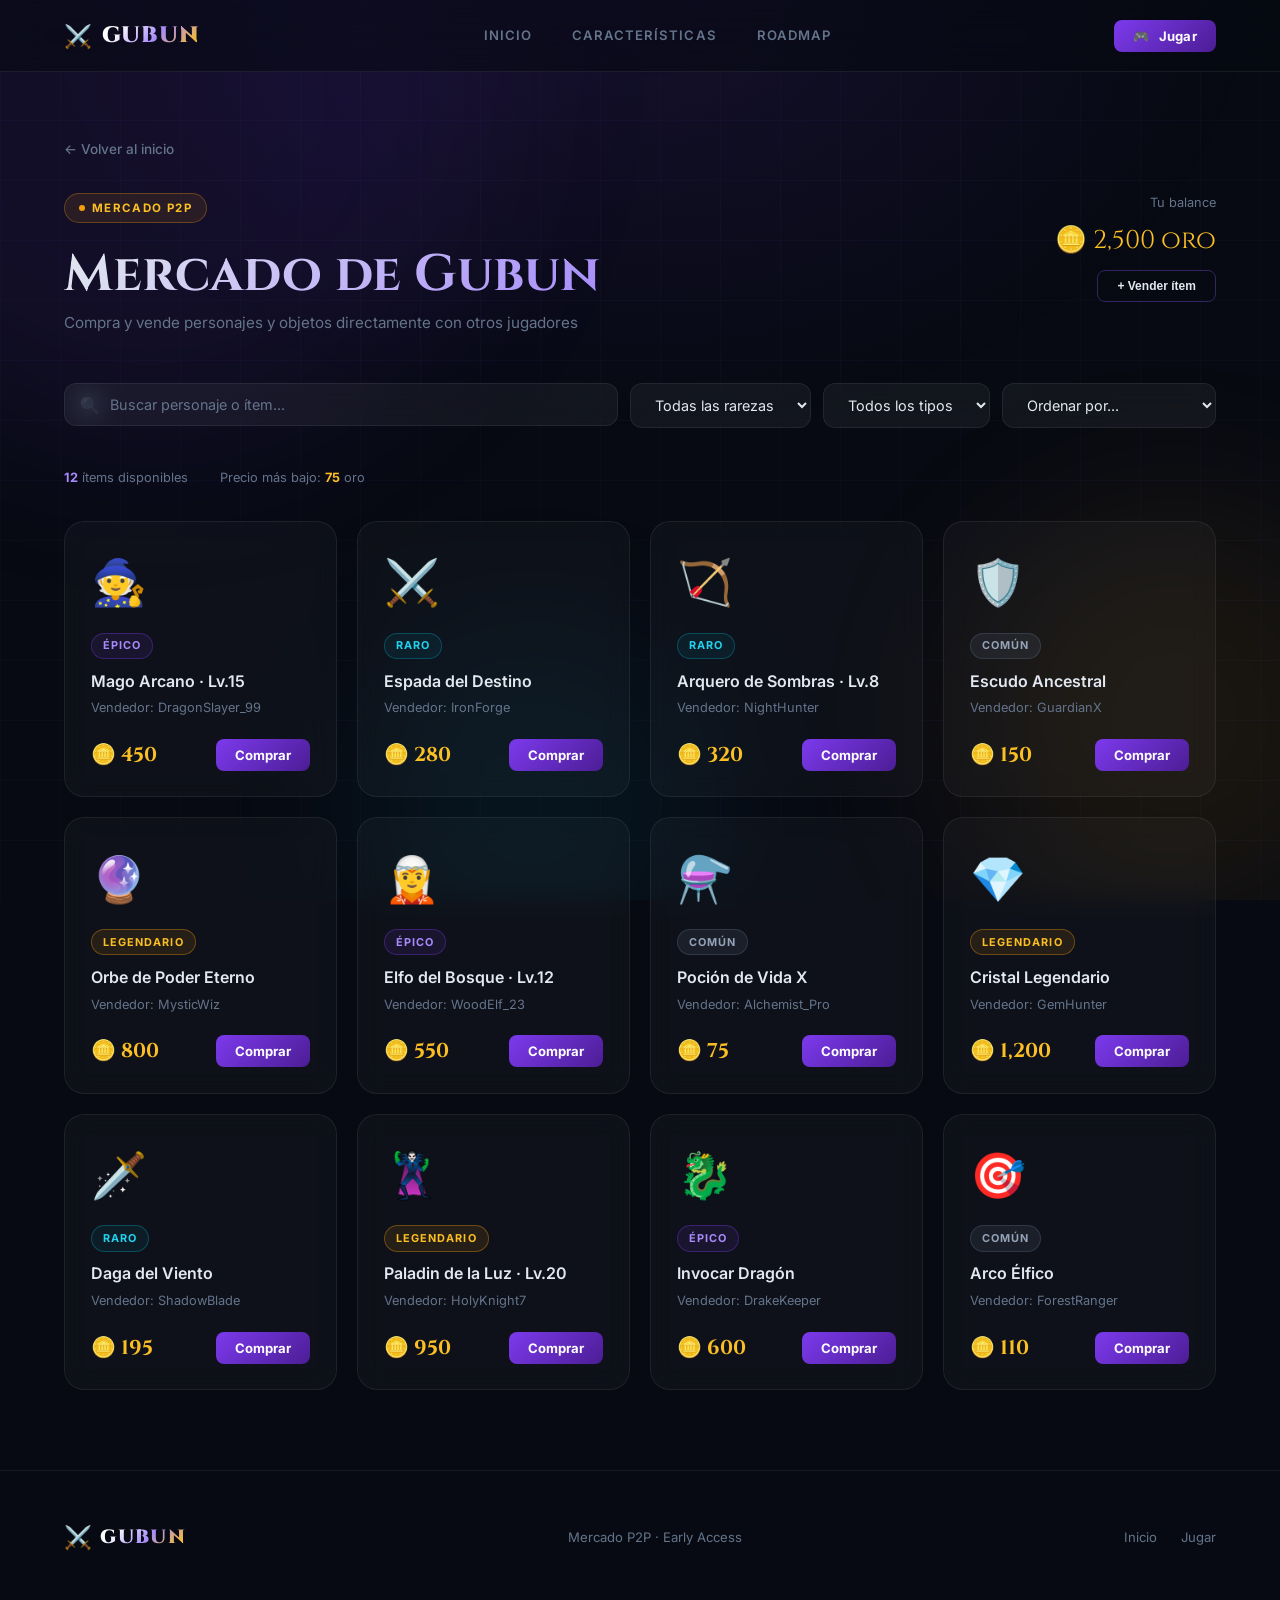
<file: frontend/mercado.html>
<!DOCTYPE html>
<html lang="es">

<head>
  <meta charset="UTF-8">
  <meta name="viewport" content="width=device-width, initial-scale=1.0">
  <title>Mercado — Gubun MMORPG</title>
  <meta name="description" content="Mercado P2P de Gubun. Compra y vende personajes, armas y objetos con otros jugadores.">
  <link rel="stylesheet" href="css/styles.css">
</head>

<body>

  <div class="bg-layer"></div>
  <div class="orbs">
    <div class="orb orb-1"></div>
    <div class="orb orb-2"></div>
    <div class="orb orb-3"></div>
  </div>

  <!-- ── NAVBAR ── -->
  <nav class="navbar" id="navbar">
    <a class="nav-brand" href="index.html">
      <span class="brand-icon">⚔️</span>
      <span class="brand-name">GUBUN</span>
    </a>

    <div class="nav-links">
      <a href="index.html">Inicio</a>
      <a href="index.html#features">Características</a>
      <a href="index.html#roadmap">Roadmap</a>
    </div>

    <button class="btn-play btn-sm" onclick="window.location.href='juego.html'">
      <span>🎮</span> Jugar
    </button>
  </nav>

  <!-- ── MARKET ── -->
  <div class="market-wrap">
    <a href="index.html" class="back-link">← Volver al inicio</a>

    <div class="market-hero">
      <div class="market-hero-text">
        <div class="section-tag tag-gold">
          <span class="tag-dot"></span>
          Mercado P2P
        </div>
        <h1>Mercado de Gubun</h1>
        <p>Compra y vende personajes y objetos directamente con otros jugadores</p>
      </div>

      <div style="display:flex;flex-direction:column;align-items:flex-end;gap:0.5rem">
        <div style="font-size:0.8rem;color:var(--text-muted)">Tu balance</div>
        <div style="font-family:var(--font-display);font-size:1.6rem;color:var(--gold-lt)" id="userGold">🪙 2,500 oro</div>
        <button class="btn-outline btn-sm" style="font-size:0.75rem">+ Vender ítem</button>
      </div>
    </div>

    <!-- Controls -->
    <div class="market-controls">
      <div class="input-wrap">
        <span class="input-icon">🔍</span>
        <input class="search-input" id="searchInput" type="text" placeholder="Buscar personaje o ítem...">
      </div>

      <select class="filter-select" id="filterRarity">
        <option value="all">Todas las rarezas</option>
        <option value="common">Común</option>
        <option value="rare">Raro</option>
        <option value="epic">Épico</option>
        <option value="legendary">Legendario</option>
      </select>

      <select class="filter-select" id="filterType">
        <option value="all">Todos los tipos</option>
        <option value="personaje">Personaje</option>
        <option value="arma">Arma</option>
        <option value="consumible">Consumible</option>
        <option value="objeto">Objeto</option>
      </select>

      <select class="filter-select" id="sortBy">
        <option value="default">Ordenar por...</option>
        <option value="precio-asc">Precio: menor a mayor</option>
        <option value="precio-desc">Precio: mayor a menor</option>
        <option value="nombre">Nombre A–Z</option>
      </select>
    </div>

    <!-- Stats bar -->
    <div style="display:flex;gap:2rem;margin-bottom:2rem;flex-wrap:wrap">
      <div style="font-size:0.8rem;color:var(--text-muted)">
        <span id="itemCount" style="color:var(--primary-lt);font-weight:700">0</span> ítems disponibles
      </div>
      <div style="font-size:0.8rem;color:var(--text-muted)">
        Precio más bajo: <span id="minPrice" style="color:var(--gold-lt);font-weight:700">—</span> oro
      </div>
    </div>

    <!-- Grid -->
    <div class="market-grid" id="marketGrid"></div>
  </div>

  <!-- ── FOOTER ── -->
  <footer class="site-footer">
    <div class="footer-inner">
      <div class="footer-brand nav-brand">
        <span class="brand-icon">⚔️</span>
        <span class="brand-name" style="font-size:1.2rem">GUBUN</span>
      </div>
      <p class="footer-desc">Mercado P2P · Early Access</p>
      <nav class="footer-links">
        <a href="index.html">Inicio</a>
        <a href="juego.html">Jugar</a>
      </nav>
    </div>
  </footer>

  <script src="js/main.js"></script>
</body>
</html>
</file>
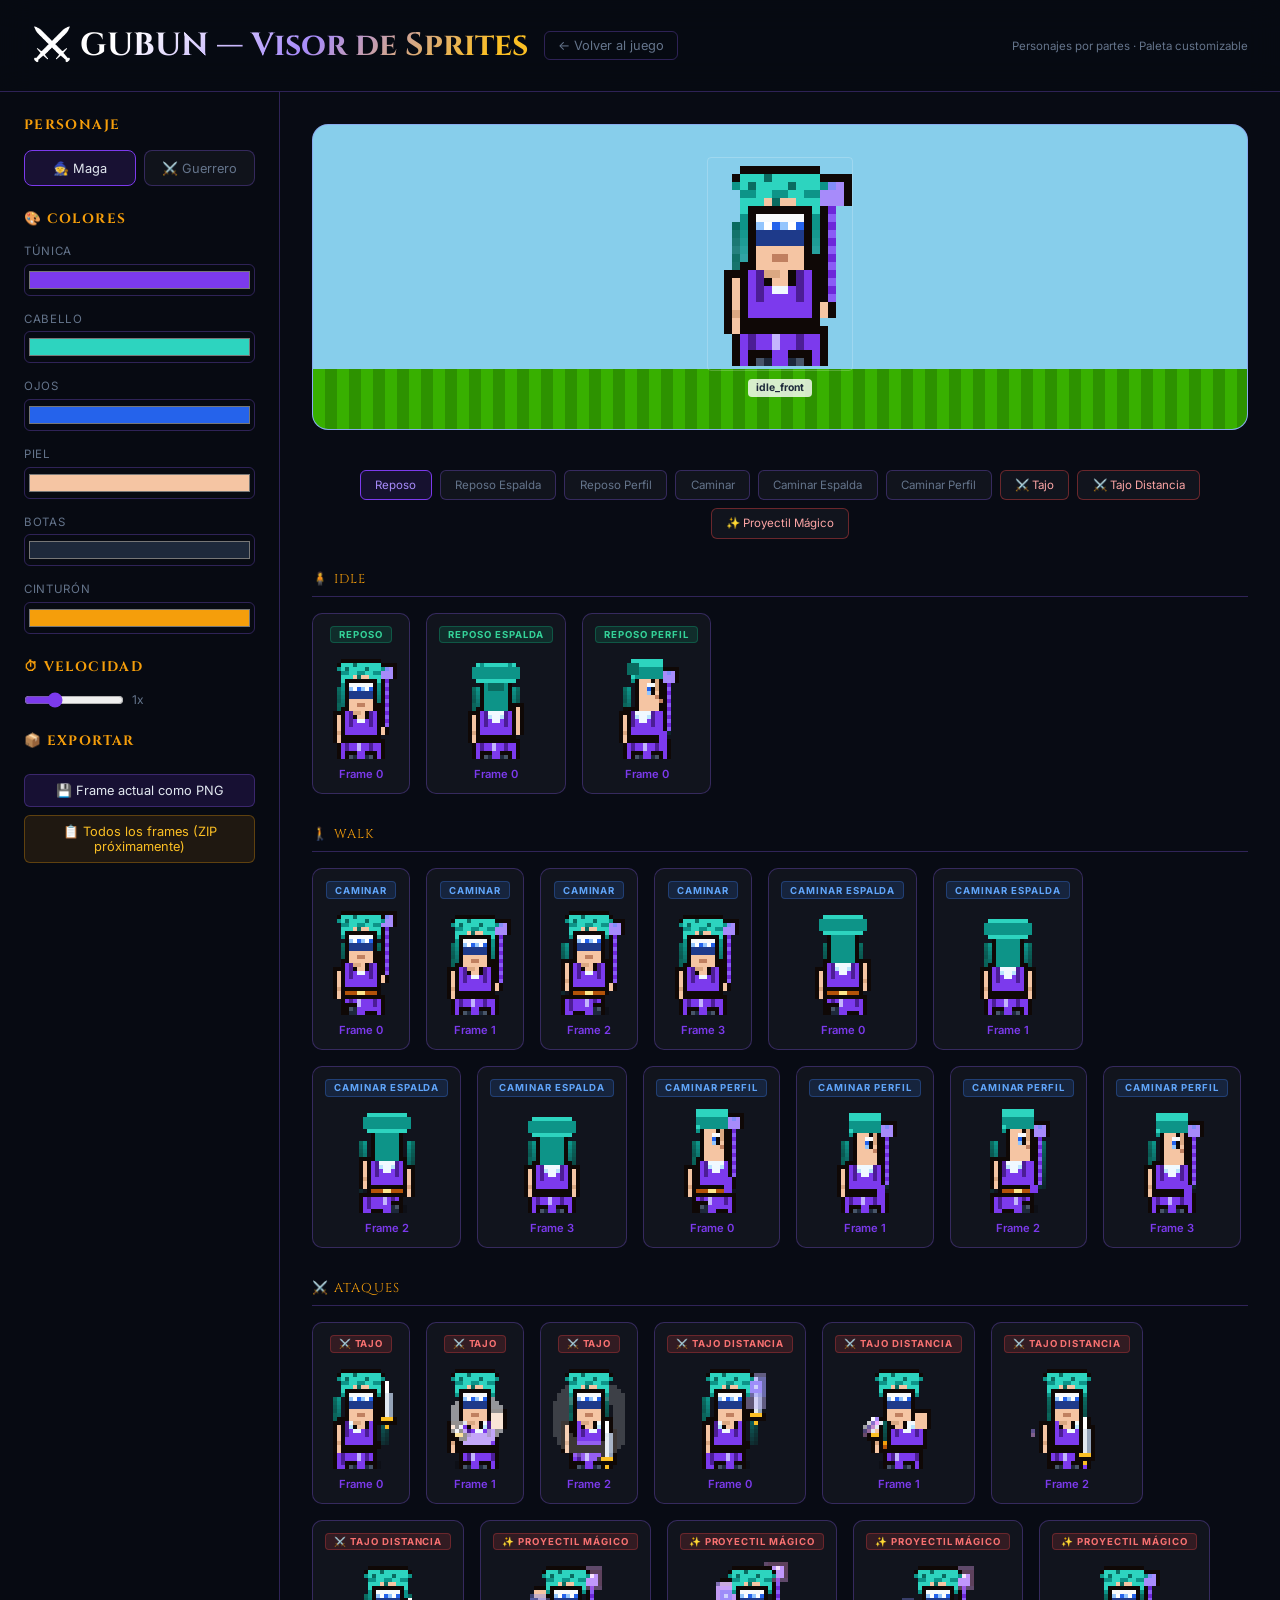
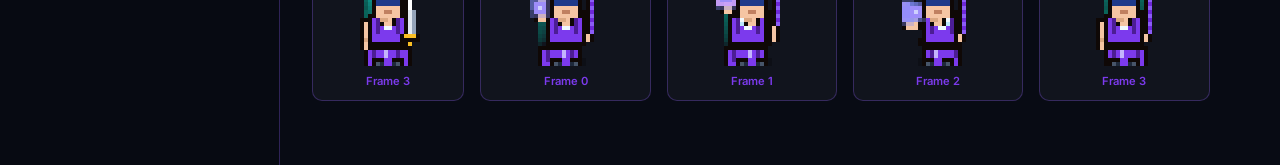
<file: frontend/sprite_viewer.html>
<!DOCTYPE html>
<html lang="es">
<head>
  <meta charset="UTF-8">
  <meta name="viewport" content="width=device-width, initial-scale=1.0">
  <title>Gubun — Visor de Sprites</title>
  <link href="https://fonts.googleapis.com/css2?family=Cinzel:wght@700&family=Inter:wght@400;500;600&display=swap" rel="stylesheet">
  <style>
    :root {
      --bg:      #080b14;
      --surface: rgba(255,255,255,0.04);
      --border:  rgba(139,92,246,0.3);
      --purple:  #7c3aed;
      --gold:    #f59e0b;
      --text:    #e2e8f0;
      --muted:   #64748b;
    }
    * { box-sizing: border-box; margin: 0; padding: 0; }
    body { background: var(--bg); color: var(--text); font-family: 'Inter', sans-serif; min-height: 100vh; }

    h1 {
      font-family: 'Cinzel', serif;
      background: linear-gradient(135deg, #fff 20%, #a78bfa 55%, #fbbf24 90%);
      -webkit-background-clip: text; -webkit-text-fill-color: transparent;
      background-clip: text;
    }

    .header {
      padding: 1.5rem 2rem;
      border-bottom: 1px solid var(--border);
      display: flex; align-items: center; gap: 1rem;
      background: rgba(7,10,18,0.9);
      backdrop-filter: blur(16px);
      position: sticky; top: 0; z-index: 100;
    }

    .header a {
      font-size: 0.8rem; color: var(--muted); text-decoration: none;
      padding: 0.4rem 0.8rem; border: 1px solid var(--border); border-radius: 6px;
    }
    .header a:hover { color: var(--text); }

    .layout { display: grid; grid-template-columns: 280px 1fr; min-height: calc(100vh - 60px); }

    /* ── Sidebar ── */
    .sidebar {
      border-right: 1px solid var(--border);
      padding: 1.5rem;
      background: rgba(7,10,18,0.6);
    }

    .sidebar h2 { font-family: 'Cinzel', serif; font-size: 0.85rem; color: var(--gold); margin-bottom: 1rem; letter-spacing: 0.1em; }

    .char-selector { display: flex; gap: 0.5rem; margin-bottom: 1.5rem; }

    .char-btn {
      flex: 1; padding: 0.6rem; border: 1px solid var(--border); border-radius: 8px;
      background: var(--surface); color: var(--muted);
      cursor: pointer; font-size: 0.8rem; font-family: 'Inter', sans-serif;
      transition: all 0.2s;
    }
    .char-btn.active { border-color: var(--purple); color: var(--text); background: rgba(124,58,237,0.15); }

    .color-row { margin-bottom: 1rem; }
    .color-row label { font-size: 0.72rem; color: var(--muted); letter-spacing: 0.06em; text-transform: uppercase; display: block; margin-bottom: 0.35rem; }
    .color-row input[type="color"] {
      width: 100%; height: 32px; border: 1px solid var(--border); border-radius: 6px;
      background: transparent; cursor: pointer; padding: 2px;
    }

    /* ── Main ── */
    .main { padding: 2rem; overflow-y: auto; }

    /* ── Live preview ── */
    .live-preview {
      background: #87CEEB;
      border: 1px solid var(--border);
      border-radius: 16px;
      padding: 2rem;
      margin-bottom: 2.5rem;
      display: flex;
      align-items: flex-end;
      justify-content: center;
      gap: 3rem;
      min-height: 200px;
      position: relative;
      overflow: hidden;
    }

    /* Pixel terrain in preview */
    .live-preview::before {
      content: '';
      position: absolute;
      bottom: 0; left: 0; right: 0; height: 60px;
      background: repeating-linear-gradient(90deg, #38b000 0px, #38b000 12px, #2d9200 12px, #2d9200 24px);
    }

    .preview-slot {
      display: flex; flex-direction: column; align-items: center; gap: 0.5rem;
      position: relative; z-index: 1;
    }

    .preview-canvas-wrap {
      image-rendering: pixelated;
      image-rendering: crisp-edges;
      border: 1px solid rgba(255,255,255,0.2);
      border-radius: 4px;
      background: transparent;
    }

    .preview-label {
      font-size: 0.65rem; color: #1e293b; font-weight: 700;
      background: rgba(255,255,255,0.8); padding: 0.15rem 0.5rem; border-radius: 4px;
    }

    .anim-controls {
      display: flex; gap: 0.5rem; justify-content: center; margin-bottom: 2rem; flex-wrap: wrap;
    }

    .anim-btn {
      padding: 0.45rem 0.9rem;
      border: 1px solid var(--border);
      border-radius: 6px;
      background: var(--surface);
      color: var(--muted);
      cursor: pointer;
      font-size: 0.72rem;
      font-family: 'Inter', sans-serif;
      transition: all 0.2s;
      white-space: nowrap;
    }
    .anim-btn.active  { border-color: var(--purple); color: #a78bfa; background: rgba(124,58,237,0.12); }
    .anim-btn.attack  { border-color: rgba(239,68,68,0.4); color: #fca5a5; }
    .anim-btn.attack.active { border-color: #ef4444; background: rgba(239,68,68,0.12); }

    /* ── Sprite sheet grid ── */
    .section-title {
      font-family: 'Cinzel', serif; font-size: 0.8rem;
      color: var(--gold); letter-spacing: 0.1em;
      margin: 2rem 0 1rem;
      padding-bottom: 0.5rem;
      border-bottom: 1px solid var(--border);
    }

    .frames-grid {
      display: flex;
      flex-wrap: wrap;
      gap: 1rem;
      margin-bottom: 2rem;
    }

    .frame-card {
      background: var(--surface);
      border: 1px solid var(--border);
      border-radius: 10px;
      padding: 0.75rem;
      display: flex; flex-direction: column; align-items: center; gap: 0.5rem;
      transition: border-color 0.2s;
    }
    .frame-card:hover { border-color: rgba(124,58,237,0.5); }
    .frame-card canvas { image-rendering: pixelated; image-rendering: crisp-edges; }
    .frame-card .frame-label { font-size: 0.6rem; color: var(--muted); text-align: center; }
    .frame-card .frame-num   { font-size: 0.7rem; color: var(--purple); font-weight: 600; }

    .badge {
      font-size: 0.6rem; font-weight: 700; letter-spacing: 0.1em; text-transform: uppercase;
      padding: 0.15rem 0.5rem; border-radius: 4px; margin-bottom: 0.25rem;
    }
    .badge-idle   { background: rgba(16,185,129,0.15); color: #34d399; border: 1px solid rgba(16,185,129,0.3); }
    .badge-walk   { background: rgba(59,130,246,0.15); color: #60a5fa; border: 1px solid rgba(59,130,246,0.3); }
    .badge-attack { background: rgba(239,68,68,0.15);  color: #f87171; border: 1px solid rgba(239,68,68,0.3); }

    .speed-ctrl { display: flex; align-items: center; gap: 0.5rem; font-size: 0.75rem; color: var(--muted); }
    .speed-ctrl input { accent-color: var(--purple); width: 100px; }
  </style>
</head>
<body>

<header class="header">
  <h1>⚔️ GUBUN — Visor de Sprites</h1>
  <a href="index.html">← Volver al juego</a>
  <div style="margin-left:auto;font-size:0.72rem;color:var(--muted)">Personajes por partes · Paleta customizable</div>
</header>

<div class="layout">

  <!-- ── Sidebar ── -->
  <aside class="sidebar">
    <h2>PERSONAJE</h2>
    <div class="char-selector">
      <button class="char-btn active" id="btnFemale" onclick="selectChar('female')">🧙 Maga</button>
      <button class="char-btn"        id="btnMale"   onclick="selectChar('male')">⚔️ Guerrero</button>
    </div>

    <h2>🎨 COLORES</h2>
    <div id="colorControls"></div>

    <h2 style="margin-top:1.5rem">⏱ VELOCIDAD</h2>
    <div class="speed-ctrl">
      <input type="range" id="speedSlider" min="0.25" max="3" step="0.25" value="1">
      <span id="speedLabel">1x</span>
    </div>

    <h2 style="margin-top:1.5rem">📦 EXPORTAR</h2>
    <button onclick="exportCurrentFrame()" style="width:100%;padding:0.5rem;margin-top:0.5rem;background:rgba(124,58,237,0.15);border:1px solid var(--border);color:var(--text);border-radius:6px;cursor:pointer;font-family:'Inter',sans-serif;font-size:0.8rem;">
      💾 Frame actual como PNG
    </button>
    <button onclick="exportAllFrames()" style="width:100%;padding:0.5rem;margin-top:0.5rem;background:rgba(245,158,11,0.1);border:1px solid rgba(245,158,11,0.3);color:#fbbf24;border-radius:6px;cursor:pointer;font-family:'Inter',sans-serif;font-size:0.8rem;margin-bottom:1rem">
      📋 Todos los frames (ZIP próximamente)
    </button>
  </aside>

  <!-- ── Main content ── -->
  <main class="main">

    <!-- Live animated preview -->
    <div class="live-preview">
      <div class="preview-slot">
        <div class="preview-canvas-wrap" id="previewWrap"></div>
        <div class="preview-label" id="previewLabel">idle_front</div>
      </div>
    </div>

    <!-- Animation buttons -->
    <div class="anim-controls" id="animButtons"></div>

    <!-- All frames display -->
    <div id="allFrames"></div>
  </main>
</div>

<script type="importmap">
  { "imports": {
    "three": "https://unpkg.com/three@0.160.0/build/three.module.js",
    "./SpriteSystem.js": "./js/game/sprites/SpriteSystem.js",
    "./FemaleMage.js":   "./js/game/sprites/characters/female/FemaleMage.js",
    "./MaleWarrior.js":  "./js/game/sprites/characters/male/MaleWarrior.js"
  }}
</script>

<script type="module">
  import { CharacterSprite, PIXEL, FRAME_W, FRAME_H } from './js/game/sprites/SpriteSystem.js';
  import { FEMALE_MAGE_DEF }  from './js/game/sprites/characters/female/FemaleMage.js';
  import { MALE_WARRIOR_DEF } from './js/game/sprites/characters/male/MaleWarrior.js';

  // ── State ──────────────────────────────────────────────
  let currentDef  = FEMALE_MAGE_DEF;
  let currentChar = null;
  let currentAnim = 'idle_front';
  let speedMult   = 1.0;
  let lastTime    = 0;

  // ── Build sprite ─────────────────────────────────────
  function buildSprite(def, overrides = {}) {
    const s = new CharacterSprite(def, overrides);
    s.setAnimation(currentAnim);
    return s;
  }

  // ── Render loop ───────────────────────────────────────
  function loop(time) {
    const dt = Math.min(time - lastTime, 50) * speedMult;
    lastTime = time;

    if (currentChar) {
      currentChar.update(dt);
      currentChar.render();

      // Mirror preview canvas
      const prev = document.getElementById('previewWrap');
      if (prev.firstChild !== currentChar.canvas) {
        prev.innerHTML = '';
        currentChar.canvas.style.width  = `${FRAME_W * PIXEL * 2}px`;
        currentChar.canvas.style.height = `${FRAME_H * PIXEL * 2}px`;
        prev.appendChild(currentChar.canvas);
      }
    }
    requestAnimationFrame(loop);
  }

  // ── Build all static frames display ──────────────────
  function buildFrameGrid(def, overrides = {}) {
    const container = document.getElementById('allFrames');
    container.innerHTML = '';

    const groups = {
      idle:   ['idle_front','idle_back','idle_left'],
      walk:   ['walk_front','walk_back','walk_left'],
      attack: Object.keys(def.animations).filter(k => k.startsWith('atk_'))
    };

    const groupLabels = { idle: '🧍 IDLE', walk: '🚶 WALK', attack: '⚔️ ATAQUES' };
    const groupBadge  = { idle: 'badge-idle', walk: 'badge-walk', attack: 'badge-attack' };

    for (const [group, animKeys] of Object.entries(groups)) {
      const t = document.createElement('div');
      t.className = 'section-title';
      t.textContent = groupLabels[group];
      container.appendChild(t);

      const grid = document.createElement('div');
      grid.className = 'frames-grid';

      for (const animKey of animKeys) {
        const anim = def.animations[animKey];
        if (!anim) continue;

        anim.frames.forEach((fn, i) => {
          const card    = document.createElement('div');
          card.className = 'frame-card';

          const badge   = document.createElement('div');
          badge.className = `badge ${groupBadge[group]}`;
          badge.textContent = anim.label || animKey;

          const num     = document.createElement('div');
          num.className = 'frame-num';
          num.textContent = `Frame ${i}`;

          const c  = document.createElement('canvas');
          c.width  = FRAME_W * PIXEL;
          c.height = FRAME_H * PIXEL;
          c.style.width  = `${FRAME_W * PIXEL}px`;
          c.style.height = `${FRAME_H * PIXEL}px`;

          const ctx = c.getContext('2d');
          const pal = { ...def.defaultPalette, ...overrides };
          try { fn(ctx, pal); } catch(e) { console.warn(animKey, i, e); }

          card.append(badge, c, num);
          grid.appendChild(card);
        });
      }
      container.appendChild(grid);
    }
  }

  // ── Build animation buttons ────────────────────────
  function buildAnimButtons(def) {
    const wrap = document.getElementById('animButtons');
    wrap.innerHTML = '';
    for (const [key, anim] of Object.entries(def.animations)) {
      const btn = document.createElement('button');
      btn.className = 'anim-btn' + (key.startsWith('atk_') ? ' attack' : '') + (key === currentAnim ? ' active' : '');
      btn.textContent = anim.label ?? key;
      btn.onclick = () => {
        currentAnim = key;
        currentChar?.setAnimation(key);
        document.getElementById('previewLabel').textContent = key;
        wrap.querySelectorAll('.anim-btn').forEach(b => b.classList.remove('active'));
        btn.classList.add('active');
      };
      wrap.appendChild(btn);
    }
  }

  // ── Build color controls ───────────────────────────
  function buildColorControls(def) {
    const wrap = document.getElementById('colorControls');
    wrap.innerHTML = '';
    const overrides = {};

    for (const part of def.customizableParts) {
      if (part.linkedTo) continue; // skip auto-linked colors
      const row = document.createElement('div');
      row.className = 'color-row';

      const lbl = document.createElement('label');
      lbl.textContent = part.label;

      const inp = document.createElement('input');
      inp.type  = 'color';
      inp.value = def.defaultPalette[part.key] ?? '#ffffff';
      inp.addEventListener('input', () => {
        overrides[part.key] = inp.value;
        // Auto-adjust linked colors
        for (const p2 of def.customizableParts) {
          if (p2.linkedTo === part.key) {
            overrides[p2.key] = adjustColor(inp.value, p2.darken ?? 0, p2.lighten ?? 0);
          }
        }
        currentChar?.setColors(overrides);
        buildFrameGrid(def, overrides);
      });

      row.append(lbl, inp);
      wrap.appendChild(row);
    }
  }

  // ── Simple color lightening/darkening ─────────────
  function adjustColor(hex, darken = 0, lighten = 0) {
    const r = parseInt(hex.slice(1,3),16);
    const g = parseInt(hex.slice(3,5),16);
    const b = parseInt(hex.slice(5,7),16);
    const f = 1 - darken + lighten;
    const clamp = v => Math.min(255, Math.max(0, Math.round(v * f)));
    return `#${clamp(r).toString(16).padStart(2,'0')}${clamp(g).toString(16).padStart(2,'0')}${clamp(b).toString(16).padStart(2,'0')}`;
  }

  // ── Character selector ─────────────────────────────
  window.selectChar = function(which) {
    currentDef = which === 'female' ? FEMALE_MAGE_DEF : MALE_WARRIOR_DEF;
    document.getElementById('btnFemale').classList.toggle('active', which === 'female');
    document.getElementById('btnMale').classList.toggle('active', which === 'male');
    currentChar = buildSprite(currentDef);
    buildAnimButtons(currentDef);
    buildColorControls(currentDef);
    buildFrameGrid(currentDef);
  };

  // ── Speed control ──────────────────────────────────
  const slider = document.getElementById('speedSlider');
  slider.addEventListener('input', () => {
    speedMult = parseFloat(slider.value);
    document.getElementById('speedLabel').textContent = `${speedMult}x`;
  });

  // ── Export ─────────────────────────────────────────
  window.exportCurrentFrame = function() {
    if (!currentChar) return;
    const a = document.createElement('a');
    a.href     = currentChar.exportFrame();
    a.download = `${currentChar.def.id}_${currentAnim}_f${currentChar.frameIdx}.png`;
    a.click();
  };

  window.exportAllFrames = function() {
    alert('Export ZIP: próximamente. Por ahora usa el botón "Frame actual" para exportar frame por frame.');
  };

  // ── Init ───────────────────────────────────────────
  currentChar = buildSprite(FEMALE_MAGE_DEF);
  buildAnimButtons(FEMALE_MAGE_DEF);
  buildColorControls(FEMALE_MAGE_DEF);
  buildFrameGrid(FEMALE_MAGE_DEF);
  requestAnimationFrame(loop);
</script>

</body>
</html>
</file>
<file: frontend/css/styles.css>
/* ============================================
   GUBUN MMORPG — Design System
   ============================================ */

@import url('https://fonts.googleapis.com/css2?family=Cinzel:wght@400;600;700;900&family=Inter:wght@300;400;500;600;700&display=swap');

:root {
  --bg:           #070a12;
  --bg-surface:   rgba(255, 255, 255, 0.03);
  --bg-glass:     rgba(255, 255, 255, 0.05);
  --border:       rgba(255, 255, 255, 0.07);
  --border-glow:  rgba(139, 92, 246, 0.35);

  --primary:      #7c3aed;
  --primary-lt:   #a78bfa;
  --primary-dk:   #4c1d95;
  --gold:         #f59e0b;
  --gold-lt:      #fbbf24;
  --cyan:         #06b6d4;
  --green:        #10b981;

  --text:         #e2e8f0;
  --text-muted:   #64748b;
  --text-faint:   #374151;

  --font-display: 'Cinzel', serif;
  --font-body:    'Inter', sans-serif;

  --radius-sm:    8px;
  --radius-md:    12px;
  --radius-lg:    20px;

  --glow-purple:  0 0 40px rgba(124, 58, 237, 0.45);
  --glow-gold:    0 0 40px rgba(245, 158, 11, 0.45);
  --glow-cyan:    0 0 40px rgba(6, 182, 212, 0.35);
}

/* ── Reset ── */
*, *::before, *::after { box-sizing: border-box; margin: 0; padding: 0; }
html { scroll-behavior: smooth; }

body {
  font-family: var(--font-body);
  background: var(--bg);
  color: var(--text);
  min-height: 100vh;
  overflow-x: hidden;
  line-height: 1.6;
}

/* ============================================
   ANIMATED BACKGROUND
   ============================================ */

.bg-layer {
  position: fixed;
  inset: 0;
  z-index: 0;
  pointer-events: none;
}

/* CSS grid lines */
.bg-layer::before {
  content: '';
  position: absolute;
  inset: 0;
  background-image:
    linear-gradient(rgba(139, 92, 246, 0.04) 1px, transparent 1px),
    linear-gradient(90deg, rgba(139, 92, 246, 0.04) 1px, transparent 1px);
  background-size: 60px 60px;
}

/* Radial vignette */
.bg-layer::after {
  content: '';
  position: absolute;
  inset: 0;
  background: radial-gradient(ellipse 80% 80% at 50% 0%, rgba(124,58,237,0.12) 0%, transparent 60%);
}

/* Floating orbs */
.orbs { position: fixed; inset: 0; z-index: 0; pointer-events: none; overflow: hidden; }

.orb {
  position: absolute;
  border-radius: 50%;
  filter: blur(90px);
  animation: driftOrb ease-in-out infinite;
}

.orb-1 { width: 700px; height: 700px; background: var(--primary); opacity: 0.10; top: -250px; left: -200px; animation-duration: 22s; }
.orb-2 { width: 450px; height: 450px; background: var(--gold);    opacity: 0.08; top: 55%;   right: -120px; animation-duration: 28s; animation-direction: reverse; }
.orb-3 { width: 350px; height: 350px; background: var(--cyan);   opacity: 0.07; bottom: -80px; left: 28%; animation-duration: 20s; }
.orb-4 { width: 280px; height: 280px; background: var(--primary); opacity: 0.09; top: 38%; left: 58%; animation-duration: 25s; animation-direction: reverse; }

@keyframes driftOrb {
  0%, 100% { transform: translate(0,   0)    scale(1);    }
  33%       { transform: translate(35px, -40px) scale(1.06); }
  66%       { transform: translate(-25px, 30px) scale(0.94); }
}

/* ============================================
   NAVBAR
   ============================================ */

.navbar {
  position: fixed;
  top: 0; left: 0; right: 0;
  z-index: 200;
  display: flex;
  align-items: center;
  justify-content: space-between;
  padding: 1.1rem 4rem;
  background: rgba(7, 10, 18, 0.55);
  backdrop-filter: blur(24px);
  -webkit-backdrop-filter: blur(24px);
  border-bottom: 1px solid var(--border);
  transition: all 0.35s ease;
}

.navbar.scrolled {
  padding: 0.7rem 4rem;
  background: rgba(7, 10, 18, 0.92);
  box-shadow: 0 4px 30px rgba(0,0,0,0.4);
}

.nav-brand {
  display: flex;
  align-items: center;
  gap: 0.6rem;
  cursor: pointer;
  text-decoration: none;
}

.brand-icon { font-size: 1.4rem; }

.brand-name {
  font-family: var(--font-display);
  font-size: 1.4rem;
  font-weight: 900;
  background: linear-gradient(135deg, #fff 20%, var(--primary-lt) 55%, var(--gold-lt) 90%);
  -webkit-background-clip: text;
  -webkit-text-fill-color: transparent;
  background-clip: text;
  letter-spacing: 0.06em;
}

.nav-links {
  display: flex;
  gap: 2.5rem;
}

.nav-links a {
  text-decoration: none;
  color: var(--text-muted);
  font-size: 0.82rem;
  font-weight: 600;
  letter-spacing: 0.08em;
  text-transform: uppercase;
  transition: color 0.2s;
  position: relative;
}

.nav-links a::after {
  content: '';
  position: absolute;
  bottom: -4px; left: 0; right: 0;
  height: 1px;
  background: var(--primary-lt);
  transform: scaleX(0);
  transform-origin: center;
  transition: transform 0.25s;
}

.nav-links a:hover { color: var(--text); }
.nav-links a:hover::after { transform: scaleX(1); }

/* ============================================
   BUTTONS
   ============================================ */

.btn-play {
  position: relative;
  display: inline-flex;
  align-items: center;
  gap: 0.55rem;
  background: linear-gradient(135deg, var(--primary), var(--primary-dk));
  color: #fff;
  border: none;
  padding: 0.9rem 2.2rem;
  border-radius: var(--radius-md);
  font-size: 0.95rem;
  font-weight: 700;
  cursor: pointer;
  transition: all 0.3s ease;
  font-family: var(--font-body);
  text-decoration: none;
  letter-spacing: 0.02em;
  overflow: hidden;
  white-space: nowrap;
}

.btn-play::before {
  content: '';
  position: absolute;
  inset: 0;
  background: linear-gradient(135deg, rgba(255,255,255,0.12), transparent);
  opacity: 0;
  transition: opacity 0.3s;
}

.btn-play:hover {
  transform: translateY(-3px);
  box-shadow: 0 12px 40px rgba(124,58,237,0.5), 0 0 80px rgba(124,58,237,0.2);
}

.btn-play:hover::before { opacity: 1; }

.btn-play-glow {
  position: absolute;
  inset: -3px;
  background: conic-gradient(from 0deg, var(--primary), var(--gold), var(--cyan), var(--primary));
  border-radius: calc(var(--radius-md) + 3px);
  z-index: -1;
  opacity: 0;
  filter: blur(6px);
  transition: opacity 0.4s;
  animation: rotateConic 3s linear infinite;
}

.btn-play:hover .btn-play-glow { opacity: 0.6; }

@keyframes rotateConic {
  from { transform: rotate(0deg); }
  to   { transform: rotate(360deg); }
}

.btn-outline {
  display: inline-flex;
  align-items: center;
  gap: 0.55rem;
  background: transparent;
  color: var(--text);
  border: 1px solid var(--border-glow);
  padding: 0.9rem 2.2rem;
  border-radius: var(--radius-md);
  font-size: 0.95rem;
  font-weight: 600;
  cursor: pointer;
  transition: all 0.3s ease;
  text-decoration: none;
  backdrop-filter: blur(8px);
  -webkit-backdrop-filter: blur(8px);
  white-space: nowrap;
}

.btn-outline:hover {
  background: rgba(124,58,237,0.12);
  border-color: var(--primary-lt);
  color: var(--primary-lt);
  transform: translateY(-2px);
}

.btn-sm {
  padding: 0.5rem 1.2rem;
  font-size: 0.82rem;
  border-radius: var(--radius-sm);
}

/* ============================================
   SECTION SHARED
   ============================================ */

.section-wrap {
  position: relative;
  z-index: 1;
  max-width: 1300px;
  margin: 0 auto;
  padding: 6rem 4rem;
}

.section-tag {
  display: inline-flex;
  align-items: center;
  gap: 0.4rem;
  font-size: 0.72rem;
  font-weight: 700;
  letter-spacing: 0.12em;
  text-transform: uppercase;
  padding: 0.3rem 0.9rem;
  border-radius: 100px;
  margin-bottom: 1rem;
}

.tag-gold {
  background: rgba(245,158,11,0.1);
  border: 1px solid rgba(245,158,11,0.3);
  color: var(--gold-lt);
}

.tag-purple {
  background: rgba(124,58,237,0.1);
  border: 1px solid rgba(124,58,237,0.35);
  color: var(--primary-lt);
}

.tag-dot {
  width: 6px; height: 6px;
  border-radius: 50%;
  animation: blinkDot 2s ease-in-out infinite;
}

.tag-gold .tag-dot  { background: var(--gold); }
.tag-purple .tag-dot{ background: var(--primary-lt); }

@keyframes blinkDot {
  0%, 100% { opacity: 1; }
  50%       { opacity: 0.3; }
}

.section-title {
  font-family: var(--font-display);
  font-size: clamp(1.8rem, 3vw, 2.8rem);
  font-weight: 700;
  color: var(--text);
  margin-bottom: 0.75rem;
  line-height: 1.2;
}

.section-sub {
  color: var(--text-muted);
  font-size: 1.05rem;
  max-width: 540px;
}

/* ============================================
   HERO
   ============================================ */

.hero {
  position: relative;
  z-index: 1;
  min-height: 100vh;
  display: grid;
  grid-template-columns: 1fr 1fr;
  align-items: center;
  gap: 4rem;
  max-width: 1300px;
  margin: 0 auto;
  padding: 9rem 4rem 4rem;
}

/* Left */
.hero-content { display: flex; flex-direction: column; }

.hero-eyebrow {
  display: inline-flex;
  align-items: center;
  gap: 0.5rem;
  font-size: 0.75rem;
  font-weight: 700;
  letter-spacing: 0.12em;
  text-transform: uppercase;
  background: rgba(245,158,11,0.1);
  border: 1px solid rgba(245,158,11,0.3);
  color: var(--gold-lt);
  padding: 0.35rem 1rem;
  border-radius: 100px;
  width: fit-content;
  margin-bottom: 1.75rem;
}

.eyebrow-dot {
  width: 7px; height: 7px;
  border-radius: 50%;
  background: var(--gold);
  animation: blinkDot 2s ease-in-out infinite;
}

.hero-title {
  display: flex;
  flex-direction: column;
  margin-bottom: 1.5rem;
  line-height: 1;
}

.hero-title .line-small {
  font-family: var(--font-display);
  font-size: clamp(1rem, 1.5vw, 1.4rem);
  font-weight: 400;
  color: var(--text-muted);
  letter-spacing: 0.35em;
  text-transform: uppercase;
  margin-bottom: 0.3rem;
}

.hero-title .line-main {
  font-family: var(--font-display);
  font-size: clamp(4.5rem, 8vw, 8rem);
  font-weight: 900;
  background: linear-gradient(135deg, #fff 0%, var(--primary-lt) 40%, var(--gold-lt) 75%, #fff 100%);
  background-size: 300% 300%;
  -webkit-background-clip: text;
  -webkit-text-fill-color: transparent;
  background-clip: text;
  animation: shimmerText 5s ease-in-out infinite;
  letter-spacing: 0.04em;
  line-height: 0.95;
  margin-bottom: 0.3rem;
}

@keyframes shimmerText {
  0%, 100% { background-position: 0%   50%; }
  50%       { background-position: 100% 50%; }
}

.hero-sub {
  font-size: 1.05rem;
  color: var(--text-muted);
  max-width: 490px;
  margin-bottom: 2.5rem;
  line-height: 1.75;
}

.hero-cta {
  display: flex;
  gap: 1rem;
  flex-wrap: wrap;
  margin-bottom: 3.5rem;
}

.hero-stats {
  display: flex;
  align-items: center;
  gap: 1.75rem;
}

.h-stat { display: flex; flex-direction: column; }

.h-stat-val {
  font-family: var(--font-display);
  font-size: 1.9rem;
  font-weight: 700;
  color: var(--primary-lt);
  line-height: 1;
}

.h-stat-lbl {
  font-size: 0.7rem;
  color: var(--text-muted);
  text-transform: uppercase;
  letter-spacing: 0.07em;
  margin-top: 0.2rem;
}

.h-divider { width: 1px; height: 44px; background: var(--border); }

/* Right — visual mockup */
.hero-visual { display: flex; justify-content: center; align-items: center; }

.game-frame {
  position: relative;
  width: 100%;
  max-width: 520px;
}

.game-frame::before {
  content: '';
  position: absolute;
  inset: -30px;
  background: radial-gradient(ellipse at center, rgba(124,58,237,0.18) 0%, transparent 68%);
  border-radius: 50%;
  animation: pulseHalo 4s ease-in-out infinite;
  pointer-events: none;
}

@keyframes pulseHalo {
  0%, 100% { transform: scale(1);    opacity: 0.7; }
  50%       { transform: scale(1.06); opacity: 1;   }
}

.game-screen {
  background: linear-gradient(145deg, #0d1528, #1a0e30, #0d1a2e);
  border: 1px solid rgba(124,58,237,0.3);
  border-radius: var(--radius-lg);
  padding: 1.5rem;
  aspect-ratio: 16 / 10;
  position: relative;
  overflow: hidden;
  box-shadow:
    0 0   1px rgba(124,58,237,0.5),
    0 0  80px rgba(124,58,237,0.1),
    0 30px 80px rgba(0,0,0,0.6);
}

/* Top edge glow */
.game-screen::before {
  content: '';
  position: absolute;
  top: 0; left: 0; right: 0;
  height: 1px;
  background: linear-gradient(90deg, transparent 5%, var(--primary-lt) 30%, var(--gold) 50%, var(--cyan) 70%, transparent 95%);
  opacity: 0.8;
}

/* Grid lines inside screen */
.screen-grid {
  position: absolute;
  inset: 0;
  background-image:
    linear-gradient(rgba(139,92,246,0.06) 1px, transparent 1px),
    linear-gradient(90deg, rgba(139,92,246,0.06) 1px, transparent 1px);
  background-size: 24px 24px;
}

/* Ground */
.screen-ground {
  position: absolute;
  bottom: 0; left: 0; right: 0;
  height: 35%;
  background: linear-gradient(180deg, transparent 0%, rgba(16,185,129,0.08) 40%, rgba(16,185,129,0.15) 100%);
}

/* Stars */
.screen-stars { position: absolute; inset: 0; }

.star {
  position: absolute;
  width: 2px; height: 2px;
  background: rgba(255,255,255,0.6);
  border-radius: 50%;
  animation: twinkle ease-in-out infinite;
}

@keyframes twinkle {
  0%, 100% { opacity: 0.2; }
  50%       { opacity: 1;   }
}

/* Characters */
.screen-chars {
  position: absolute;
  bottom: 18%;
  left: 0; right: 0;
  display: flex;
  justify-content: space-around;
  align-items: flex-end;
  padding: 0 10%;
}

.char {
  font-size: 2.2rem;
  animation: floatChar 3.5s ease-in-out infinite;
  filter: drop-shadow(0 0 12px rgba(124,58,237,0.9));
  position: relative;
}

.char::after {
  content: '';
  position: absolute;
  bottom: -6px;
  left: 50%; transform: translateX(-50%);
  width: 30px; height: 6px;
  background: rgba(124,58,237,0.3);
  border-radius: 50%;
  filter: blur(4px);
}

.char:nth-child(1) { animation-delay: 0s;    font-size: 2.4rem; }
.char:nth-child(2) { animation-delay: 1.1s;  }
.char:nth-child(3) { animation-delay: 2.2s;  font-size: 2rem; }

@keyframes floatChar {
  0%, 100% { transform: translateY(0);   }
  50%       { transform: translateY(-14px); }
}

/* HUD overlay */
.screen-hud {
  position: absolute;
  top: 0.75rem; left: 0.75rem; right: 0.75rem;
  display: flex;
  justify-content: space-between;
  align-items: flex-start;
}

.hud-left, .hud-right {
  display: flex;
  flex-direction: column;
  gap: 0.25rem;
}

.hud-bar {
  height: 5px;
  border-radius: 3px;
  width: 80px;
  position: relative;
  overflow: hidden;
}

.hud-bar-bg {
  position: absolute;
  inset: 0;
  background: rgba(255,255,255,0.08);
}

.hud-bar-fill {
  position: absolute;
  top: 0; left: 0; bottom: 0;
  border-radius: 3px;
  animation: barPulse 3s ease-in-out infinite;
}

.hud-hp  .hud-bar-fill { background: #10b981; width: 75%; }
.hud-mp  .hud-bar-fill { background: #6366f1; width: 55%; animation-delay: 1s; }

@keyframes barPulse {
  0%, 100% { opacity: 0.8; }
  50%       { opacity: 1;   }
}

.hud-lbl {
  font-size: 0.5rem;
  color: rgba(255,255,255,0.35);
  letter-spacing: 0.1em;
  text-transform: uppercase;
  font-family: var(--font-display);
}

.hud-coins {
  font-size: 0.55rem;
  color: var(--gold-lt);
  font-weight: 700;
  font-family: var(--font-display);
}

/* Corner ring decoration */
.frame-ring {
  position: absolute;
  border-radius: 50%;
  border: 1px solid rgba(124,58,237,0.2);
  animation: expandRing 4s ease-in-out infinite;
  pointer-events: none;
}

.ring-1 { inset: -40px; animation-delay: 0s; }
.ring-2 { inset: -70px; opacity: 0.5; animation-delay: 1s; }

@keyframes expandRing {
  0%, 100% { transform: scale(1);    opacity: 0.3; }
  50%       { transform: scale(1.04); opacity: 0.6; }
}

/* ============================================
   FEATURES SECTION
   ============================================ */

.features-section {
  position: relative;
  z-index: 1;
  border-top: 1px solid var(--border);
}

.features-header {
  text-align: center;
  margin-bottom: 4rem;
}

.features-header .section-sub { margin: 0 auto; }

.features-grid {
  display: grid;
  grid-template-columns: repeat(auto-fit, minmax(260px, 1fr));
  gap: 1.25rem;
}

.feat-card {
  background: var(--bg-surface);
  border: 1px solid var(--border);
  border-radius: var(--radius-lg);
  padding: 2rem;
  position: relative;
  overflow: hidden;
  backdrop-filter: blur(12px);
  -webkit-backdrop-filter: blur(12px);
  transition: all 0.4s ease;
  cursor: default;
  opacity: 0;
  transform: translateY(32px);
}

.feat-card.in-view {
  opacity: 1;
  transform: translateY(0);
  transition: opacity 0.6s ease, transform 0.6s ease, border-color 0.4s ease, box-shadow 0.4s ease;
}

.feat-card::before {
  content: '';
  position: absolute;
  top: 0; left: 0; right: 0;
  height: 2px;
  background: linear-gradient(90deg, var(--primary), var(--gold));
  transform: scaleX(0);
  transform-origin: left;
  transition: transform 0.4s ease;
}

.feat-card:hover {
  border-color: var(--border-glow);
  transform: translateY(-8px) !important;
  box-shadow: 0 24px 60px rgba(0,0,0,0.4), 0 0 50px rgba(124,58,237,0.12);
}

.feat-card:hover::before { transform: scaleX(1); }

.feat-icon {
  font-size: 2.6rem;
  display: block;
  margin-bottom: 1.25rem;
  filter: drop-shadow(0 0 10px rgba(124,58,237,0.7));
}

.feat-card h3 {
  font-family: var(--font-display);
  font-size: 1.05rem;
  font-weight: 600;
  color: var(--text);
  margin-bottom: 0.65rem;
}

.feat-card p {
  font-size: 0.88rem;
  color: var(--text-muted);
  line-height: 1.75;
}

/* ============================================
   EARLY ACCESS / ROADMAP
   ============================================ */

.roadmap-section {
  position: relative;
  z-index: 1;
  border-top: 1px solid var(--border);
  background: linear-gradient(180deg, rgba(124,58,237,0.03) 0%, transparent 100%);
}

.roadmap-grid {
  display: grid;
  grid-template-columns: 1fr 1fr;
  gap: 6rem;
  align-items: center;
}

.roadmap-text .btn-play { margin-top: 2rem; }

.roadmap-list {
  display: flex;
  flex-direction: column;
  position: relative;
}

.roadmap-item {
  display: flex;
  gap: 1.25rem;
  padding: 1.25rem 0;
  position: relative;
}

/* Connector line */
.roadmap-item:not(:last-child)::after {
  content: '';
  position: absolute;
  left: 9px;
  top: 3rem;
  bottom: -0.5rem;
  width: 2px;
  background: linear-gradient(180deg, var(--border-glow), var(--border));
}

.rd-dot {
  width: 20px; height: 20px;
  border-radius: 50%;
  border: 2px solid var(--border);
  background: var(--bg);
  flex-shrink: 0;
  position: relative;
  z-index: 1;
  margin-top: 0.1rem;
  transition: all 0.3s;
}

.roadmap-item.done .rd-dot {
  background: var(--primary);
  border-color: var(--primary);
  box-shadow: 0 0 16px rgba(124,58,237,0.6);
}

.roadmap-item.active .rd-dot {
  background: var(--gold);
  border-color: var(--gold);
  box-shadow: 0 0 16px rgba(245,158,11,0.7);
  animation: pulseGold 2s ease-in-out infinite;
}

@keyframes pulseGold {
  0%, 100% { box-shadow: 0 0 16px rgba(245,158,11,0.7); }
  50%       { box-shadow: 0 0 32px rgba(245,158,11,1); }
}

.rd-info strong {
  display: block;
  font-size: 0.9rem;
  font-weight: 600;
  color: var(--text);
  margin-bottom: 0.15rem;
}

.roadmap-item.done   .rd-info strong { color: var(--primary-lt); }
.roadmap-item.active .rd-info strong { color: var(--gold-lt); }

.rd-info span { font-size: 0.82rem; color: var(--text-muted); }

/* ============================================
   FOOTER
   ============================================ */

.site-footer {
  position: relative;
  z-index: 1;
  border-top: 1px solid var(--border);
  padding: 3rem 4rem;
}

.footer-inner {
  max-width: 1300px;
  margin: 0 auto;
  display: flex;
  align-items: center;
  justify-content: space-between;
  flex-wrap: wrap;
  gap: 1.5rem;
}

.footer-brand { display: flex; align-items: center; gap: 0.5rem; }

.footer-desc {
  font-size: 0.82rem;
  color: var(--text-muted);
  flex: 1;
  text-align: center;
}

.footer-links { display: flex; gap: 1.5rem; }

.footer-links a {
  font-size: 0.82rem;
  color: var(--text-muted);
  text-decoration: none;
  transition: color 0.2s;
}

.footer-links a:hover { color: var(--primary-lt); }

/* ============================================
   MARKET PAGE
   ============================================ */

.market-wrap {
  position: relative;
  z-index: 1;
  max-width: 1300px;
  margin: 0 auto;
  padding: 8.5rem 4rem 5rem;
}

.market-hero {
  display: flex;
  align-items: flex-start;
  justify-content: space-between;
  flex-wrap: wrap;
  gap: 1.5rem;
  margin-bottom: 3rem;
}

.market-hero-text h1 {
  font-family: var(--font-display);
  font-size: clamp(2rem, 4vw, 3.2rem);
  font-weight: 700;
  background: linear-gradient(135deg, var(--text), var(--primary-lt));
  -webkit-background-clip: text;
  -webkit-text-fill-color: transparent;
  background-clip: text;
  margin: 0.5rem 0;
  line-height: 1.1;
}

.market-hero-text p { color: var(--text-muted); font-size: 0.95rem; }

.market-controls {
  display: flex;
  gap: 0.75rem;
  margin-bottom: 2.5rem;
  flex-wrap: wrap;
}

.input-wrap {
  position: relative;
  flex: 1;
  min-width: 220px;
}

.input-icon {
  position: absolute;
  left: 1rem;
  top: 50%; transform: translateY(-50%);
  font-size: 1rem;
  pointer-events: none;
}

.search-input {
  width: 100%;
  background: var(--bg-glass);
  border: 1px solid var(--border);
  border-radius: var(--radius-md);
  padding: 0.75rem 1rem 0.75rem 2.8rem;
  color: var(--text);
  font-family: var(--font-body);
  font-size: 0.9rem;
  outline: none;
  transition: border-color 0.2s, box-shadow 0.2s;
  backdrop-filter: blur(12px);
}

.search-input:focus {
  border-color: var(--primary);
  box-shadow: 0 0 0 3px rgba(124,58,237,0.15);
}

.search-input::placeholder { color: var(--text-muted); }

.filter-select {
  background: var(--bg-glass);
  border: 1px solid var(--border);
  border-radius: var(--radius-md);
  padding: 0.75rem 1.25rem;
  color: var(--text);
  font-family: var(--font-body);
  font-size: 0.9rem;
  outline: none;
  cursor: pointer;
  backdrop-filter: blur(12px);
  transition: border-color 0.2s;
}

.filter-select:focus { border-color: var(--primary); }

.market-grid {
  display: grid;
  grid-template-columns: repeat(auto-fill, minmax(270px, 1fr));
  gap: 1.25rem;
}

.item-card {
  background: var(--bg-surface);
  border: 1px solid var(--border);
  border-radius: var(--radius-lg);
  padding: 1.6rem;
  transition: all 0.35s ease;
  position: relative;
  overflow: hidden;
  backdrop-filter: blur(12px);
  -webkit-backdrop-filter: blur(12px);
}

.item-card::before {
  content: '';
  position: absolute;
  top: 0; left: 0; right: 0;
  height: 2px;
  background: linear-gradient(90deg, var(--primary), var(--gold));
  transform: scaleX(0);
  transform-origin: left;
  transition: transform 0.35s;
}

.item-card:hover {
  border-color: var(--border-glow);
  transform: translateY(-5px);
  box-shadow: 0 18px 50px rgba(0,0,0,0.35), 0 0 35px rgba(124,58,237,0.1);
}

.item-card:hover::before { transform: scaleX(1); }

.item-icon { font-size: 2.8rem; display: block; margin-bottom: 0.75rem; }

.item-badge {
  display: inline-block;
  font-size: 0.68rem;
  font-weight: 700;
  letter-spacing: 0.1em;
  text-transform: uppercase;
  padding: 0.22rem 0.7rem;
  border-radius: 100px;
  margin-bottom: 0.6rem;
}

.badge-common    { background: rgba(100,116,139,0.15); color: #94a3b8; border: 1px solid rgba(100,116,139,0.3); }
.badge-rare      { background: rgba(6,182,212,0.08);   color: #22d3ee; border: 1px solid rgba(6,182,212,0.3);  }
.badge-epic      { background: rgba(124,58,237,0.1);   color: var(--primary-lt); border: 1px solid rgba(124,58,237,0.35); }
.badge-legendary { background: rgba(245,158,11,0.1);   color: var(--gold-lt);    border: 1px solid rgba(245,158,11,0.35); }

.item-name {
  font-size: 1rem;
  font-weight: 600;
  color: var(--text);
  margin-bottom: 0.25rem;
}

.item-meta { font-size: 0.8rem; color: var(--text-muted); margin-bottom: 1.25rem; }

.item-footer {
  display: flex;
  align-items: center;
  justify-content: space-between;
}

.item-price {
  font-family: var(--font-display);
  font-size: 1.25rem;
  font-weight: 700;
  color: var(--gold-lt);
}

.btn-buy {
  background: linear-gradient(135deg, var(--primary), var(--primary-dk));
  color: #fff;
  border: none;
  padding: 0.5rem 1.2rem;
  border-radius: var(--radius-sm);
  font-size: 0.82rem;
  font-weight: 700;
  cursor: pointer;
  transition: all 0.3s;
  font-family: var(--font-body);
}

.btn-buy:hover {
  transform: translateY(-2px);
  box-shadow: var(--glow-purple);
}

.empty-state {
  grid-column: 1 / -1;
  text-align: center;
  padding: 5rem 2rem;
  color: var(--text-muted);
}

.empty-state-icon { font-size: 3rem; display: block; margin-bottom: 1rem; opacity: 0.4; }

/* Back link */
.back-link {
  display: inline-flex;
  align-items: center;
  gap: 0.4rem;
  color: var(--text-muted);
  text-decoration: none;
  font-size: 0.85rem;
  font-weight: 500;
  transition: color 0.2s;
  margin-bottom: 2rem;
}

.back-link:hover { color: var(--primary-lt); }

/* ============================================
   GAME PAGE
   ============================================ */

.game-wrap {
  position: relative;
  z-index: 1;
  min-height: 100vh;
  display: flex;
  flex-direction: column;
  align-items: center;
  justify-content: center;
  padding: 7rem 2rem 3rem;
}

.game-canvas-holder {
  width: 900px;
  max-width: 95vw;
  aspect-ratio: 16 / 9;
  background: linear-gradient(145deg, #0d1528, #1a0e30);
  border: 1px solid var(--border-glow);
  border-radius: var(--radius-lg);
  display: flex;
  flex-direction: column;
  align-items: center;
  justify-content: center;
  gap: 1rem;
  box-shadow: 0 30px 80px rgba(0,0,0,0.6), 0 0 100px rgba(124,58,237,0.08);
  position: relative;
  overflow: hidden;
}

.game-canvas-holder::before {
  content: '';
  position: absolute;
  top: 0; left: 0; right: 0;
  height: 1px;
  background: linear-gradient(90deg, transparent, var(--primary-lt), var(--gold), transparent);
}

.canvas-label {
  font-family: var(--font-display);
  font-size: 1.1rem;
  color: var(--text-muted);
  letter-spacing: 0.1em;
}

.canvas-icon { font-size: 3rem; animation: floatChar 3s ease-in-out infinite; }

/* ============================================
   ENTRANCE ANIMATIONS
   ============================================ */

@keyframes fadeUp {
  from { opacity: 0; transform: translateY(36px); }
  to   { opacity: 1; transform: translateY(0); }
}

.hero-content > * { animation: fadeUp 0.8s ease both; }
.hero-eyebrow  { animation-delay: 0.05s; }
.hero-title    { animation-delay: 0.18s; }
.hero-sub      { animation-delay: 0.30s; }
.hero-cta      { animation-delay: 0.42s; }
.hero-stats    { animation-delay: 0.54s; }

.hero-visual { animation: fadeUp 0.9s 0.3s ease both; }

/* ============================================
   RESPONSIVE
   ============================================ */

@media (max-width: 1024px) {
  .hero {
    grid-template-columns: 1fr;
    text-align: center;
    padding: 8rem 2rem 4rem;
  }
  .hero-visual { display: none; }
  .hero-sub { margin: 0 auto 2.5rem; }
  .hero-cta { justify-content: center; }
  .hero-stats { justify-content: center; }
  .h-stat { align-items: center; }
  .hero-eyebrow { margin: 0 auto 1.75rem; }

  .section-wrap { padding: 4rem 2rem; }
  .navbar { padding: 1rem 2rem; }
  .navbar.scrolled { padding: 0.6rem 2rem; }

  .roadmap-grid { grid-template-columns: 1fr; gap: 3rem; }
  .site-footer { padding: 2.5rem 2rem; }
  .footer-inner { flex-direction: column; align-items: center; text-align: center; }
  .footer-desc { text-align: center; }

  .market-wrap { padding: 8rem 2rem 4rem; }
}

@media (max-width: 640px) {
  .nav-links { display: none; }
  .hero-cta { flex-direction: column; align-items: center; }
  .btn-play, .btn-outline { width: 100%; justify-content: center; }
}
</file>
